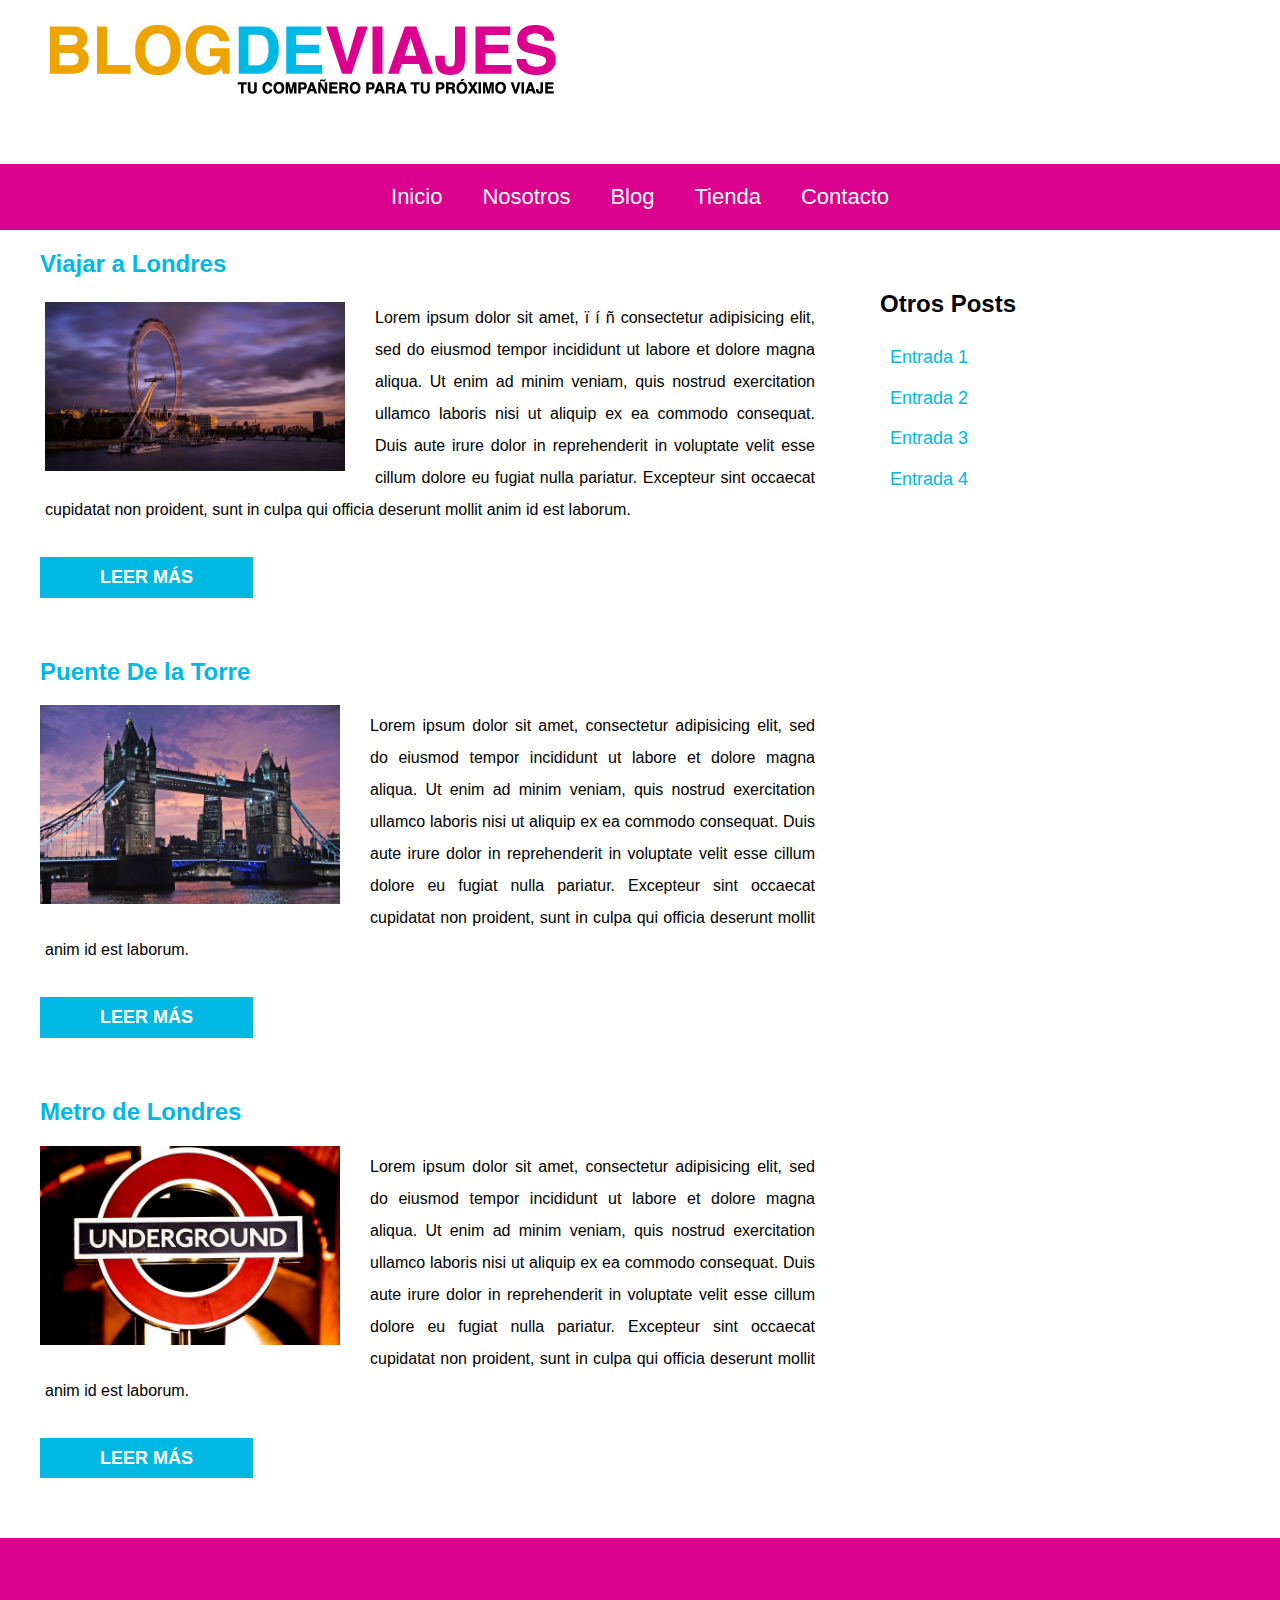
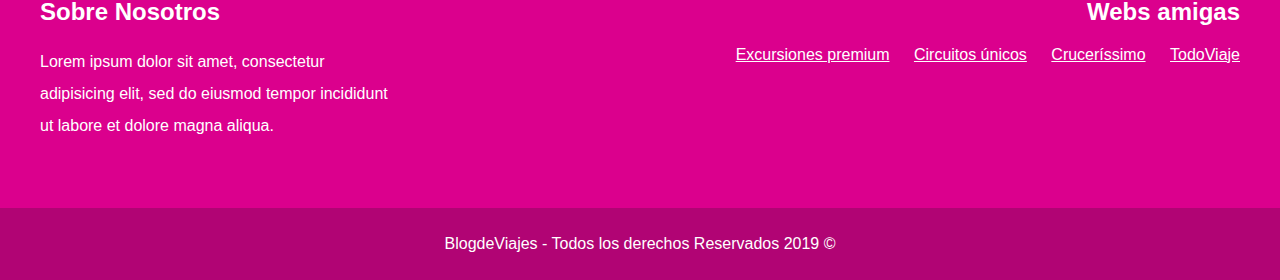
<file: blogviajes-end/index.html>
<!DOCTYPE html>
<html lang="es">

<head>
  <meta charset="UTF-8" />
  <!-- sirve para optimizar los sitios para móviles, esta etiqueta ayuda a definir el ancho, alto y escala del área usada por el navegador para mostrar contenido -->
  <meta name="viewport" content="width=device-width, initial-scale=1.0" />
  <meta name="author" content="Emilio Valdivia" />
  <meta name="description" content="Blog de viajes por todo el mundo, las mejores ciudades para viajar" />
  <meta name="keywords" content="viajar,viajes,travel,londres,mallorca" />
  <title>Blog de Viajes</title>
  <link rel="stylesheet" href="css/styles.css">

</head>

<body>

  <!-- Cabecera -->
  <header class="site-header main-container">
    <img src="img/logo.png" alt="logotipo" />
  </header>

  <!-- Menu de navegación -->
  <div class="contenedor-nav">
    <nav class="navegacion-principal contenedor">
      <a href="#">Inicio</a>
      <a href="#">Nosotros</a>
      <a href="#">Blog</a>
      <a href="#">Tienda</a>
      <a href="#">Contacto</a>
    </nav>
  </div>

  <!-- Contenedor principal -->
  <main class="main-container">
    <!-- contenedor artículos-->
    <section class="articulos">
      <article class="entrada">
        <h2>Viajar a Londres</h2>
        <p><img src="img/imagen_1.jpg" alt="Imagen Viaje a Londres">Lorem ipsum dolor sit amet, ï í ñ consectetur
          adipisicing elit, sed do eiusmod tempor incididunt ut labore et dolore magna aliqua. Ut enim ad minim veniam,
          quis nostrud exercitation ullamco laboris nisi ut aliquip ex ea commodo consequat.
          Duis aute irure dolor in reprehenderit in voluptate velit esse cillum dolore eu fugiat nulla pariatur.
          Excepteur sint occaecat cupidatat non proident, sunt in culpa qui officia deserunt mollit anim id est laborum.
        </p>
        <a href="#" class="boton">Leer Más</a>
      </article>
      <article class="entrada">
        <h2>Puente De la Torre</h2>
        <img src="img/imagen_2.jpg" alt="Imagen Puente De la torre">
        <p>Lorem ipsum dolor sit amet, consectetur adipisicing elit, sed do eiusmod tempor incididunt ut labore et
          dolore magna aliqua. Ut enim ad minim veniam, quis nostrud exercitation ullamco laboris nisi ut aliquip ex ea
          commodo consequat.
          Duis aute irure dolor in reprehenderit in voluptate velit esse cillum dolore eu fugiat nulla pariatur.
          Excepteur sint occaecat cupidatat non proident, sunt in culpa qui officia deserunt mollit anim id est laborum.
        </p>
        <a href="#" class="boton">Leer Más</a>
      </article>
      <article class="entrada">
        <h2>Metro de Londres</h2>
        <img src="img/imagen_3.jpg" alt="Imagen Metro de Londres">
        <p>Lorem ipsum dolor sit amet, consectetur adipisicing elit, sed do eiusmod tempor incididunt ut labore et
          dolore magna aliqua. Ut enim ad minim veniam, quis nostrud exercitation ullamco laboris nisi ut aliquip ex ea
          commodo consequat.
          Duis aute irure dolor in reprehenderit in voluptate velit esse cillum dolore eu fugiat nulla pariatur.
          Excepteur sint occaecat cupidatat non proident, sunt in culpa qui officia deserunt mollit anim id est laborum.
        </p>
        <a href="#" class="boton">Leer Más</a>
      </article>
    </section>

    <!-- Barra lateral -->
    <aside class="sidebar">
      <section class="otras-entradas">
        <h2>Otros Posts</h2>
        <ul>
          <li><a href="#">Entrada 1</a></li>
          <li><a href="#">Entrada 2</a></li>
          <li><a href="#">Entrada 3</a></li>
          <li><a href="#">Entrada 4</a></li>
        </ul>
      </section>
    </aside>
  </main>
  <!--.contenedor-->

  <!-- Datos de pie de página -->
  <footer>
    <div class="secciones-footer main-container">
      <section class="nosotros">
        <h2>Sobre Nosotros</h2>
        <p>Lorem ipsum dolor sit amet, consectetur adipisicing elit, sed do eiusmod tempor incididunt ut labore et
          dolore magna aliqua. </p>
      </section>
      <section class="menu">
        <h2>Webs amigas</h2>
        <nav class="web-amigas">
          <a href="#">Excursiones premium</a>
          <a href="#">Circuitos únicos</a>
          <a href="#">Cruceríssimo</a>
          <a href="#">TodoViaje</a>
        </nav>
      </section>
    </div>

    <p class="copyright">BlogdeViajes - Todos los derechos Reservados 2019 &copy;</p>
  </footer>
</body>

</html>
</file>
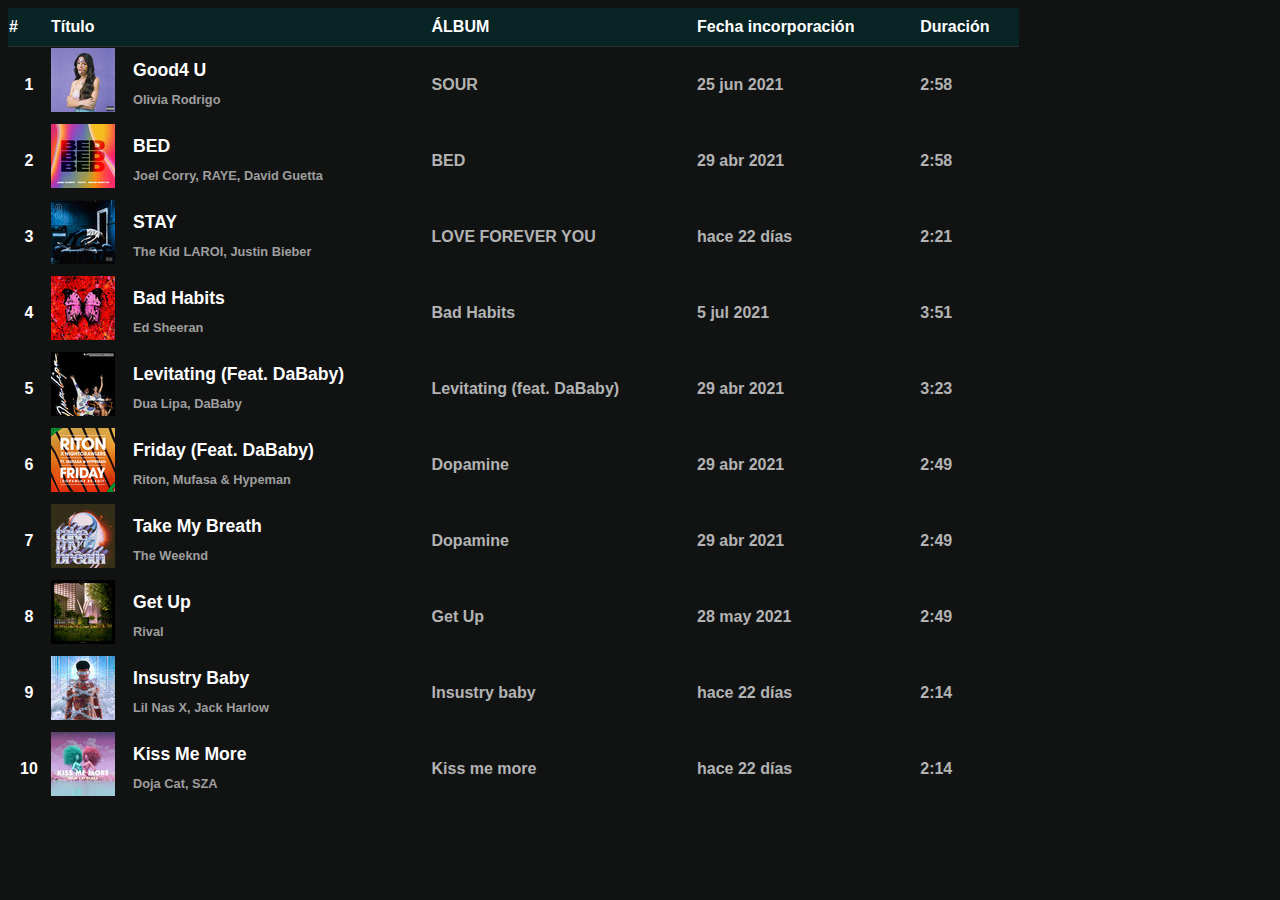
<file: Ex1-Spotify/index.html>
<!DOCTYPE html>
<html lang="en">

<head>
    <meta charset="UTF-8">
    <meta http-equiv="X-UA-Compatible" content="IE=edge">
    <meta name="viewport" content="width=device-width, initial-scale=1.0">
    <title>Document</title>
    <link rel="stylesheet" href="./css/styles.css">
</head>

<body>

    <table>
        <thead>
            <tr>
                <th class="th-col-1">#</th>
                <th colspan="2">Título</th>
                <th>ÁLBUM</th>
                <th>Fecha incorporación</th>
                <th>Duración</th>
            </tr>
        </thead>
        <tbody>
            <tr>
                <td class="number">1</td>
                <td class="cover-album"><img src="img/album1.jpg" alt=""></td>
                <td class="album">good4 u <span>Olivia Rodrigo</span></td>
                <td>SOUR</td>
                <td>25 jun 2021</td>
                <td>2:58</td>
            </tr>
            <tr>
                <td class="number">2</td>
                <td class="cover-album"><img src="img/album2.jpg" alt=""></td>
                <td class="album">BED <span>Joel Corry, RAYE, David Guetta</span></td>
                <td>BED</td>
                <td>29 abr 2021</td>
                <td>2:58</td>
            </tr>
            <tr>
                <td class="number">3</td>
                <td class="cover-album"><img src="img/album3.jpg" alt=""></td>
                <td class="album">STAY<span>The Kid LAROI, Justin Bieber</span></td>
                <td>LOVE FOREVER YOU</td>
                <td>hace 22 días</td>
                <td>2:21</td>
            </tr>
            <tr>
                <td class="number">4</td>
                <td class="cover-album"><img src="img/album4.jpg" alt=""></td>
                <td class="album">Bad Habits<span>Ed Sheeran</span></td>
                <td>Bad Habits</td>
                <td>5 jul 2021</td>
                <td>3:51</td>
            </tr>
            <tr>
                <td class="number">5</td>
                <td class="cover-album"><img src="img/album5.jpg" alt=""></td>
                <td class="album">Levitating (feat. DaBaby)<span>Dua Lipa, DaBaby</span></td>
                <td>Levitating (feat. DaBaby)</td>
                <td>29 abr 2021</td>
                <td>3:23</td>
            </tr>

            <tr>
                <td class="number">6</td>
                <td class="cover-album"><img src="img/album6.jpg" alt=""></td>
                <td class="album">Friday (feat. DaBaby)<span>Riton, Mufasa & Hypeman</span></td>
                <td>Dopamine</td>
                <td>29 abr 2021</td>
                <td>2:49</td>
            </tr>
            <tr>
                <td class="number">7</td>
                <td class="cover-album"><img src="img/album7.jpg" alt=""></td>
                <td class="album">Take my breath<span>The Weeknd</span></td>
                <td>Dopamine</td>
                <td>29 abr 2021</td>
                <td>2:49</td>
            </tr>
            <tr>
                <td class="number">8</td>
                <td class="cover-album"><img src="img/album8.jpg" alt=""></td>
                <td class="album">Get Up<span>Rival</span></td>
                <td>Get Up</td>
                <td>28 may 2021</td>
                <td>2:49</td>
            </tr>
            <tr>
                <td class="number">9</td>
                <td class="cover-album"><img src="img/album9.jpg" alt=""></td>
                <td class="album">Insustry baby<span>Lil Nas X, Jack Harlow</span></td>
                <td>Insustry baby</td>
                <td>hace 22 días</td>
                <td>2:14</td>
            </tr>
            <tr>
                <td class="number">10</td>
                <td class="cover-album"><img src="img/album10.jpg" alt=""></td>
                <td class="album">Kiss me more<span>Doja Cat, SZA</span></td>
                <td>Kiss me more</td>
                <td>hace 22 días</td>
                <td>2:14</td>
            </tr>
        </tbody>
    </table>


</body>

</html>
</file>
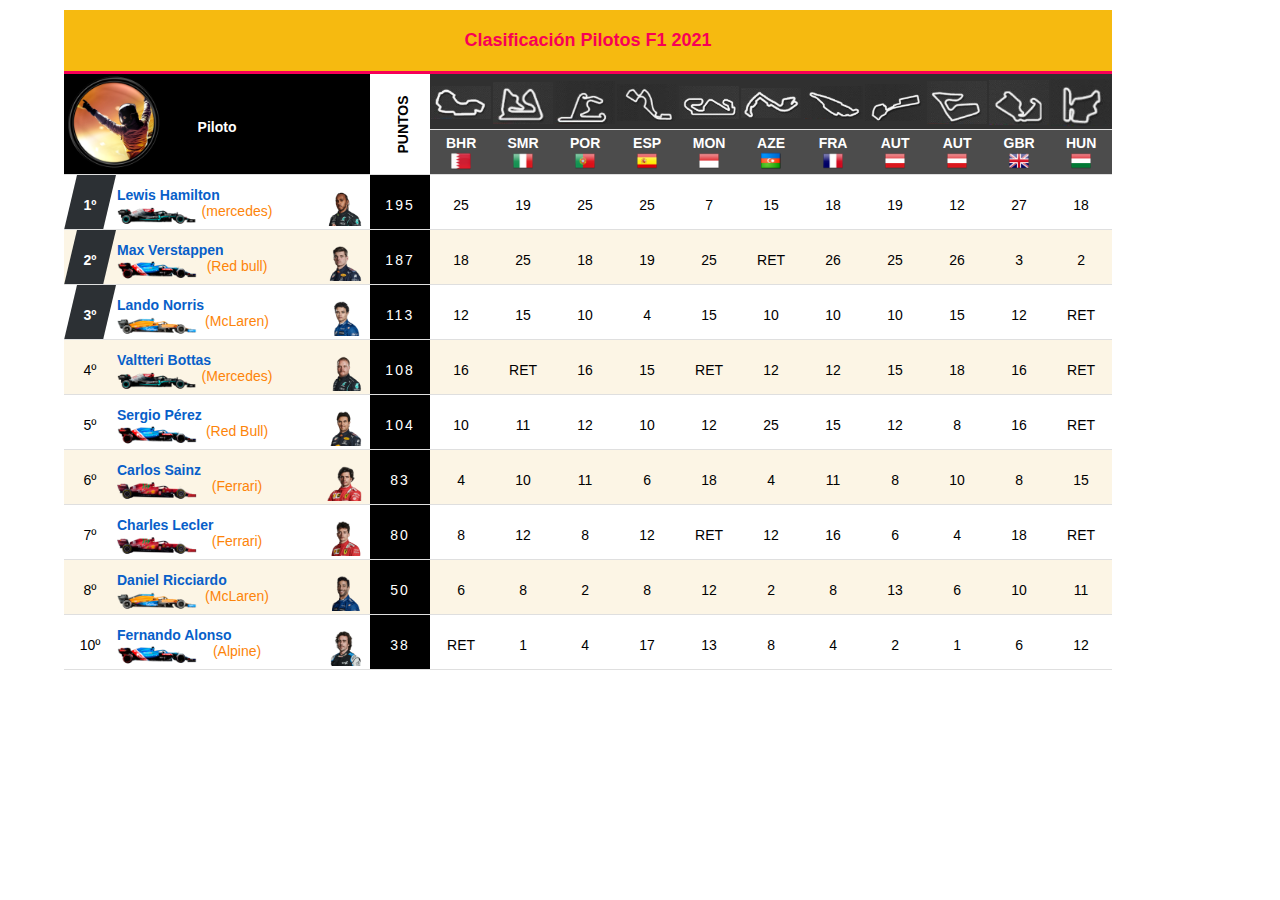
<file: Ex3-carreres F1/index.html>
<!DOCTYPE html>
<html lang="en">

<head>
    <meta charset="UTF-8">
    <meta http-equiv="X-UA-Compatible" content="IE=edge">
    <meta name="viewport" content="width=device-width, initial-scale=1.0">
    <title>Clasificación Pilotos F1 2021</title>
    <link rel="stylesheet" href="./css/style.css">

</head>

<body>
    <div class="container">
        <table>
            <caption>Clasificación Pilotos F1 2021</caption>
            <thead>
                <tr>
                    <th id="title-pilot" colspan="3" rowspan="2">Piloto</th>
                    <th class="points-title" rowspan="2">PUNTOS</th>
                    <th class="circuit"><img src="img/circuits/c_1.png" /></th>
                    <th class="circuit"><img src="img/circuits/c_2.png" /></th>
                    <th class="circuit"><img src="img/circuits/c_3.png" /></th>
                    <th class="circuit"><img src="img/circuits/c_4.png" /></th>
                    <th class="circuit"><img src="img/circuits/c_5.png" /></th>
                    <th class="circuit"><img src="img/circuits/c_6.png" /></th>
                    <th class="circuit"><img src="img/circuits/c_7.png" /></th>
                    <th class="circuit"><img src="img/circuits/c_8.png" /></th>
                    <th class="circuit"><img src="img/circuits/c_9.png" /></th>
                    <th class="circuit"><img src="img/circuits/c_10.png" /></th>
                    <th class="circuit"><img src="img/circuits/c_11.png" /></th>

                </tr>
                <tr class="header-table">

                    <th class="country">
                        <span>BHR</span><br/>
                        <img src="img/flats/bahrain_flag_48.png">
                    </th>
                    <th class="country">
                        <span>SMR</span><br/>
                        <img src="img/flats/italy.png">
                    </th>
                    <th class="country">
                        <span>POR</span><br/>
                        <img src="img/flats/portugal.png">
                    </th>
                    <th class="country">
                        <span>ESP</span><br/>
                        <img src="img/flats/spain.png">
                    </th>
                    <th class="country">
                        <span>MON</span><br/>
                        <img src="img/flats/monaco.png">
                    </th>
                    <th class="country">
                        <span>AZE</span><br/>
                        <img src="img/flats/flag_azerbaijan_0.png">
                    </th>
                    <th class="country">
                        <span>FRA</span><br/>
                        <img src="img/flats/france.png">
                    </th>
                    <th class="country">
                        <span>AUT</span><br/>
                        <img src="img/flats/austria.png">
                    </th>
                    <th class="country">
                        <span>AUT</span><br/>
                        <img src="img/flats/austria.png">
                    </th>
                    <th class="country">
                        <span>GBR</span><br/>
                        <img src="img/flats/united_kingdomgreat_britain.png">
                    </th>
                    <th class="country">
                        <span>HUN</span><br/>
                        <img src="img/flats/hungary.png">
                    </th>
                </tr>
            </thead>
            <tbody id="containerFilas">

                <tr>
                    <td class="position-win">1º</td>
                    <td>
                        <div class="pilot-name">Lewis Hamilton</div>
                        <div class="pilot-escuderia esc-mercedes">(mercedes)</div>
                    </td>
                    <td class="pilot-td">
                        <img src="img/pilots/lewis-hamilton.png" alt="" class="pilot-img">
                    </td>
                    <td class="points-pilot">195</td>
                    <td>25</td>
                    <td>19</td>
                    <td>25</td>
                    <td>25</td>
                    <td>7</td>
                    <td>15</td>
                    <td>18</td>
                    <td>19</td>
                    <td>12</td>
                    <td>27</td>
                    <td>18</td>
                </tr>

                <tr>
                    <td class="position-win">2º</td>
                    <td class="name">
                        <div class="pilot-name">Max Verstappen</div>
                        <div class="pilot-escuderia esc-redbull">(Red bull)</div>
                    </td>
                    <td class="pilot-td">
                        <img src="img/pilots/max-verstappen.png" alt="" class="pilot-img">
                    </td>
                    <td class="points-pilot">187</td>
                    <td>18</td>
                    <td>25</td>
                    <td>18</td>
                    <td>19</td>
                    <td>25</td>
                    <td>RET</td>
                    <td>26</td>
                    <td>25</td>
                    <td>26</td>
                    <td>3</td>
                    <td>2</td>
                </tr>
                <tr>
                    <td class="position-win">3º</td>
                    <td class="name">
                        <div class="pilot-name">Lando Norris</div>
                        <div class="pilot-escuderia esc-mclaren">(McLaren)</div>
                    <td class="pilot-td">
                        <img src="img/pilots/lando-norris.png" alt="" class="pilot-img">
                    </td>
                    <td class="points-pilot">113</td>
                    <td>12</td>
                    <td>15</td>
                    <td>10</td>
                    <td>4</td>
                    <td>15</td>
                    <td>10</td>
                    <td>10</td>
                    <td>10</td>
                    <td>15</td>
                    <td>12</td>
                    <td>RET</td>
                </tr>
                <tr>
                    <td class="position">4º</td>
                    <td class="name">
                        <div class="pilot-name">Valtteri Bottas</div>
                        <div class="pilot-escuderia esc-mercedes">(Mercedes)</div>
                    <td class="pilot-td">
                        <img src="img/pilots/valtteri-bottas.png" alt="" class="pilot-img">
                    </td>
                    <td class="points-pilot">108</td>
                    <td>16</td>
                    <td>RET</td>
                    <td>16</td>
                    <td>15</td>
                    <td>RET</td>
                    <td>12</td>
                    <td>12</td>
                    <td>15</td>
                    <td>18</td>
                    <td>16</td>
                    <td>RET</td>
                </tr>

                <tr>
                    <td class="position">5º</td>
                    <td class="name">
                        <div class="pilot-name">Sergio Pérez</div>
                        <div class="pilot-escuderia esc-redbull">(Red Bull)</div>
                    <td class="pilot-td">
                        <img src="img/pilots/sergio-perez.png" alt="" class="pilot-img">
                    </td>
                    <td class="points-pilot">104</td>
                    <td>10</td>
                    <td>11</td>
                    <td>12</td>
                    <td>10</td>
                    <td>12</td>
                    <td>25</td>
                    <td>15</td>
                    <td>12</td>
                    <td>8</td>
                    <td>16</td>
                    <td>RET</td>
                </tr>

                <tr>
                    <td class="position">6º</td>
                    <td class="name">
                        <div class="pilot-name">Carlos Sainz</div>
                        <div class="pilot-escuderia esc-ferrari">(Ferrari)</div>
                    <td class="pilot-td">
                        <img src="img/pilots/carlos-sainz.png" alt="" class="pilot-img">
                    </td>
                    <td class="points-pilot">83</td>
                    <td>4</td>
                    <td>10</td>
                    <td>11</td>
                    <td>6</td>
                    <td>18</td>
                    <td>4</td>
                    <td>11</td>
                    <td>8</td>
                    <td>10</td>
                    <td>8</td>
                    <td>15</td>
                </tr>
                <tr>
                    <td class="position">7º</td>
                    <td class="name">
                        <div class="pilot-name">Charles Lecler</div>
                        <div class="pilot-escuderia esc-ferrari">(Ferrari)</div>
                    <td class="pilot-td">
                        <img src="img/pilots/charles-leclerc.png" alt="" class="pilot-img">
                    </td>
                    <td class="points-pilot">80</td>
                    <td>8</td>
                    <td>12</td>
                    <td>8</td>
                    <td>12</td>
                    <td>RET</td>
                    <td>12</td>
                    <td>16</td>
                    <td>6</td>
                    <td>4</td>
                    <td>18</td>
                    <td>RET</td>
                </tr>
                <tr>
                    <td class="position">8º</td>
                    <td class="name">
                        <div class="pilot-name">Daniel Ricciardo</div>
                        <div class="pilot-escuderia esc-mclaren">(McLaren)</div>
                    <td class="pilot-td">
                        <img src="img/pilots/daniel-ricciardo.png" alt="" class="pilot-img">
                    </td>
                    <td class="points-pilot">50</td>
                    <td>6</td>
                    <td>8</td>
                    <td>2</td>
                    <td>8</td>
                    <td>12</td>
                    <td>2</td>
                    <td>8</td>
                    <td>13</td>
                    <td>6</td>
                    <td>10</td>
                    <td>11</td>
                </tr>
                <tr>
                    <td class="position">10º</td>
                    <td class="name">
                        <div class="pilot-name">Fernando Alonso</div>
                        <div class="pilot-escuderia esc-alpine">(Alpine)</div>
                    <td class="pilot-td">
                        <img src="img/pilots/fernando-alonso.png" alt="" class="pilot-img">
                    </td>
                    <td class="points-pilot">38</td>
                    <td>RET</td>
                    <td>1</td>
                    <td>4</td>
                    <td>17</td>
                    <td>13</td>
                    <td>8</td>
                    <td>4</td>
                    <td>2</td>
                    <td>1</td>
                    <td>6</td>
                    <td>12</td>
                </tr>
            </tbody>
        </table>
    </div>


</body>

</html>
</file>
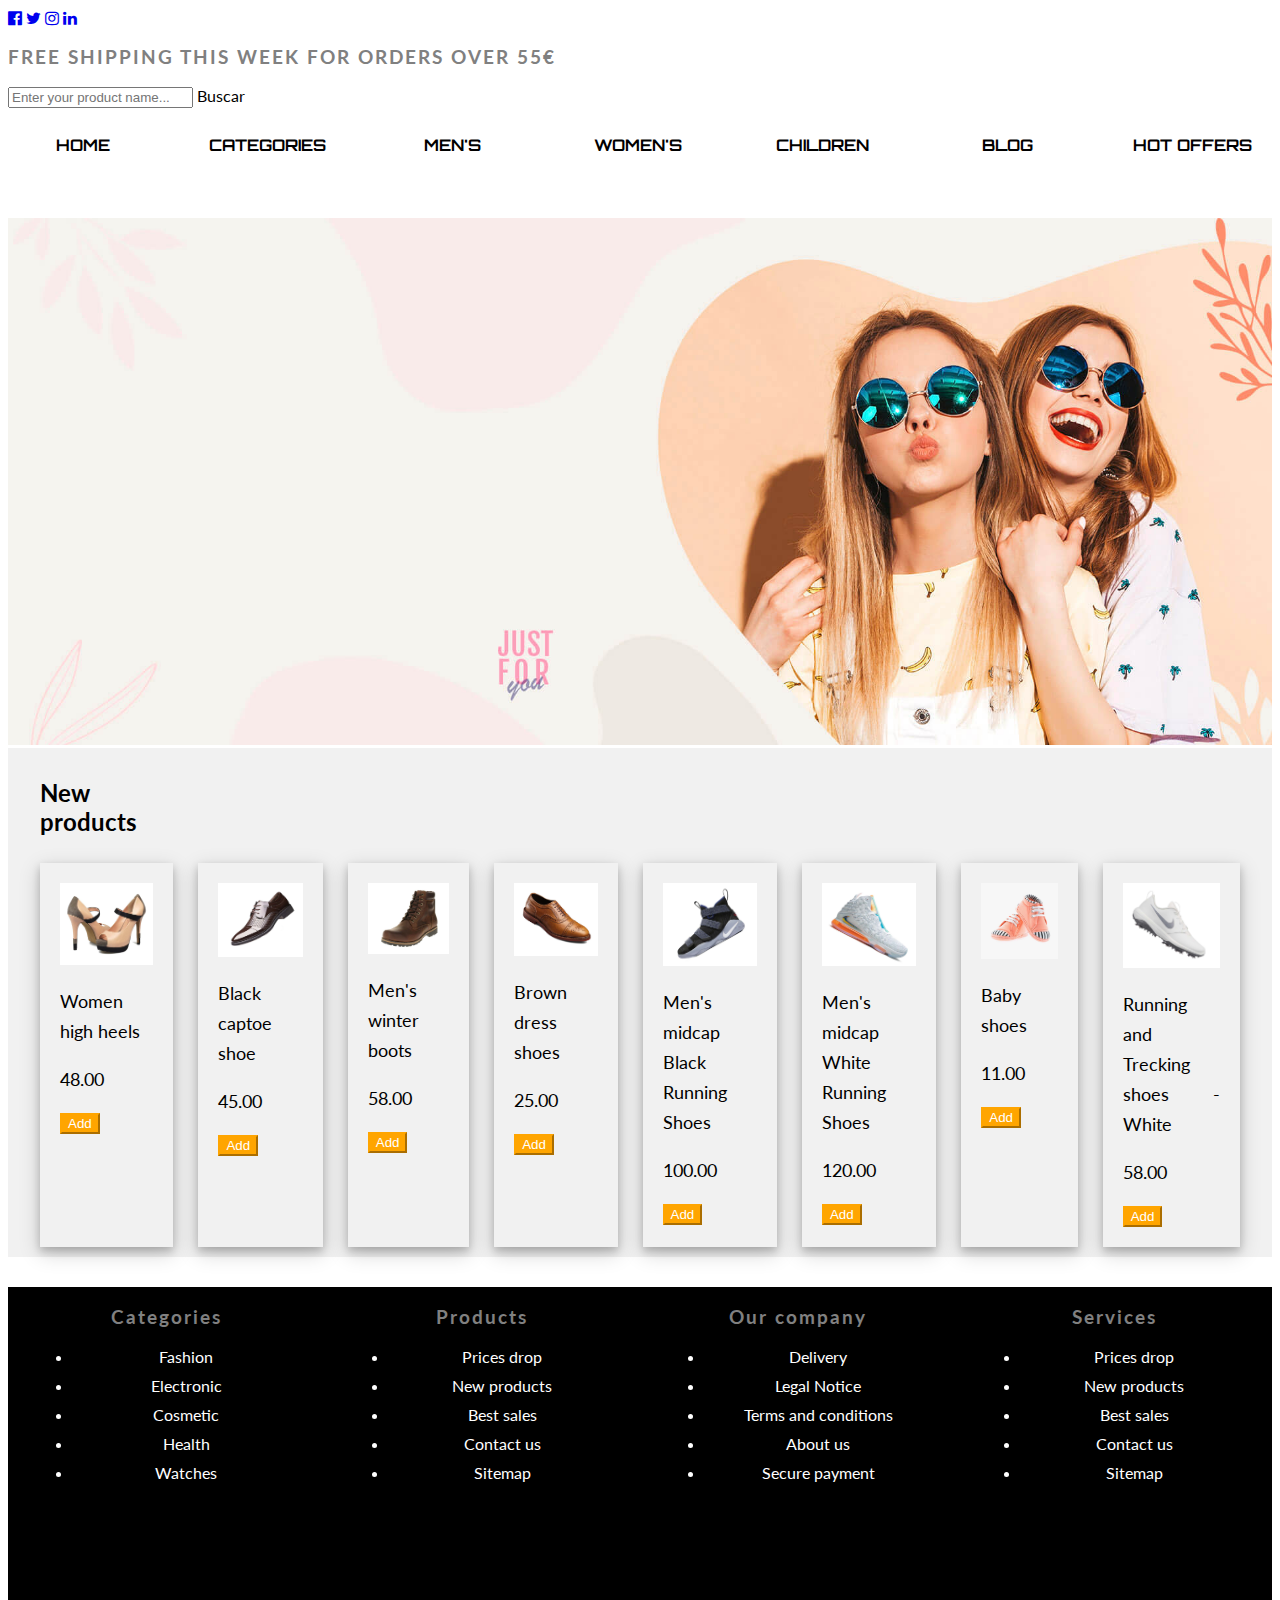
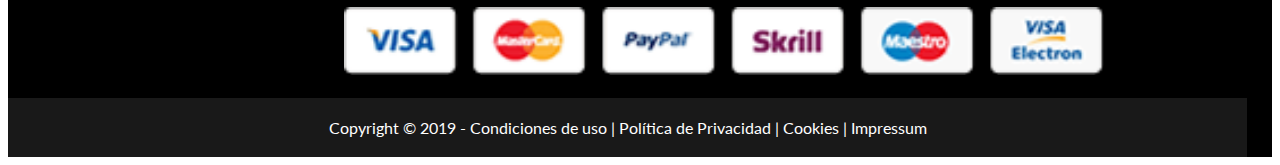
<file: EXAMEN/index.html>
<!DOCTYPE html>
<html lang="es" dir="ltr">
    <head>
        <meta charset="utf-8">
        <title>FEET</title>
        <link rel="stylesheet" href="https://cdnjs.cloudflare.com/ajax/libs/font-awesome/4.7.0/css/font-awesome.min.css"/>
        <link rel="stylesheet" href="css/styles.css">
    </head>

    <body>

        <header>
        <div>
            <a href="#" class="social-media-button"><i class="fa fa-facebook-official"></i></a>
            <a href="#" class="social-media-button"><i class="fa fa-twitter"></i></a>
            <a href="#" class="social-media-button"><i class="fa fa-instagram"></i></a>
            <a href="#" class="social-media-button"><i class="fa fa-linkedin"></i></a>
        </div>

        <p><h3> FREE SHIPPING THIS WEEK FOR ORDERS OVER 55€</h3></p>

        </header>
    
        <div>
            <form class="" action="index.html" method="post">
            <input type="text" placeholder="Enter your product name..." name="" value="" />
            <button2 type="button" name="button">Buscar</button>
            </form>
        </div>

        <nav>
            <div><a href="">HOME</a></div>
            <div><a href="">CATEGORIES</a></div>
            <div><a href="">MEN'S</a></div>
            <div><a href="">WOMEN'S</a></div>
            <div><a href="">CHILDREN</a></div>
            <div><a href="">BLOG</a></div>
            <div><a href="">HOT OFFERS</a></div>
        </nav>

        <article class="slogan">
            <img src="ecommerce-start DAW/images/banners/banner-1.jpg" class="slogan" alt=""/>
        </article>

        <main>
             
            <h2>New products</h2>


                <article class="product">
                    <img src="ecommerce-start DAW/images/products/party-wear-1.jpg" class="img-hacker" alt=""/>
                    <p class="desc">Women high heels</p>
                    <p class="desc">48.00</p>
                    <button type="button" name="button">Add</button>
                </article>

                <article class="product">
                    <img src="ecommerce-start DAW/images/products/shoe-1.jpg" class="img-hacker" alt=""/>
                    <p class="desc">Black captoe shoe</p>
                    <p class="desc">45.00</p>
                    <button type="button" name="button">Add</button>
                </article>

                <article class="product">
                    <img src="ecommerce-start DAW/images/products/shoe-5.jpg" class="img-hacker" alt=""/>
                    <p class="desc">Men's winter boots</p>
                    <p class="desc">58.00</p>
                    <button type="button" name="button">Add</button>
                </article>

                <article class="product">
                    <img src="ecommerce-start DAW/images/products/shoe-2.jpg" class="img-hacker" alt=""/>
                    <p class="desc">Brown dress shoes</p>
                    <p class="desc">25.00</p>
                    <button type="button" name="button">Add</button>
                </article>

                <article class="product">
                    <img src="ecommerce-start DAW/images/products/sports-3.jpg" class="img-hacker" alt=""/>
                    <p class="desc">Men's midcap Black Running Shoes</p>
                    <p class="desc">100.00</p>
                    <button type="button" name="button">Add</button>
                </article>            
                
                <article class="product">
                    <img src="ecommerce-start DAW/images/products/sports-6.jpg" class="img-hacker" alt=""/>
                    <p class="desc">Men's midcap White Running Shoes</p>
                    <p class="desc">120.00</p>
                    <button type="button" name="button">Add</button>
                </article>            
                
                <article class="product">
                    <img src="ecommerce-start DAW/images/products/1.jpg" class="img-hacker" alt=""/>
                    <p class="desc">Baby shoes</p>
                    <p class="desc">11.00</p>
                    <button type="button" name="button">Add</button>
                </article>            
                
                <article class="product">
                    <img src="ecommerce-start DAW/images/products/sports-1.jpg" class="img-hacker" alt=""/>
                    <p class="desc">Running and Trecking shoes - White</p>
                    <p class="desc">58.00</p>
                    <button type="button" name="button">Add</button>
                </article>
        </main>

        <footer>

            <section>
                <h3>Categories</h3>
                <ul>
                    <li><a href="">Fashion</a></li>
                    <li><a href="">Electronic</a></li>
                    <li><a href="">Cosmetic</a></li>
                    <li><a href="">Health</a></li>
                    <li><a href="">Watches</a></li>
                </ul>
            </section>

            <section>
                <h3>Products</h3>
                <ul>
                    <li><a href="">Prices drop</a></li>
                    <li><a href="">New products</a></li>
                    <li><a href="">Best sales</a></li>
                    <li><a href="">Contact us</a></li>
                    <li><a href="">Sitemap</a></li>
                </ul>
            </section>

            <section>
                <h3>Our company</h3>
                <ul>
                    <li><a href="">Delivery</a></li>
                    <li><a href="">Legal Notice</a></li>
                    <li><a href="">Terms and conditions</a></li>
                    <li><a href="">About us</a></li>
                    <li><a href="">Secure payment</a></li>
                </ul>
            </section>

            <section>
                <h3>Services</h3>
                <ul>
                    <li><a href="">Prices drop</a></li>
                    <li><a href="">New products</a></li>
                    <li><a href="">Best sales</a></li>
                    <li><a href="">Contact us</a></li>
                    <li><a href="">Sitemap</a></li>
                </ul>
            </section>

            <div id="payment"> <img src="ecommerce-start DAW/images/payment.png"></div>
            <div id="copyright"> Copyright © 2019 - Condiciones de uso | Política de Privacidad | Cookies | Impressum </div>

        </footer>
    </body>


</html>
</file>
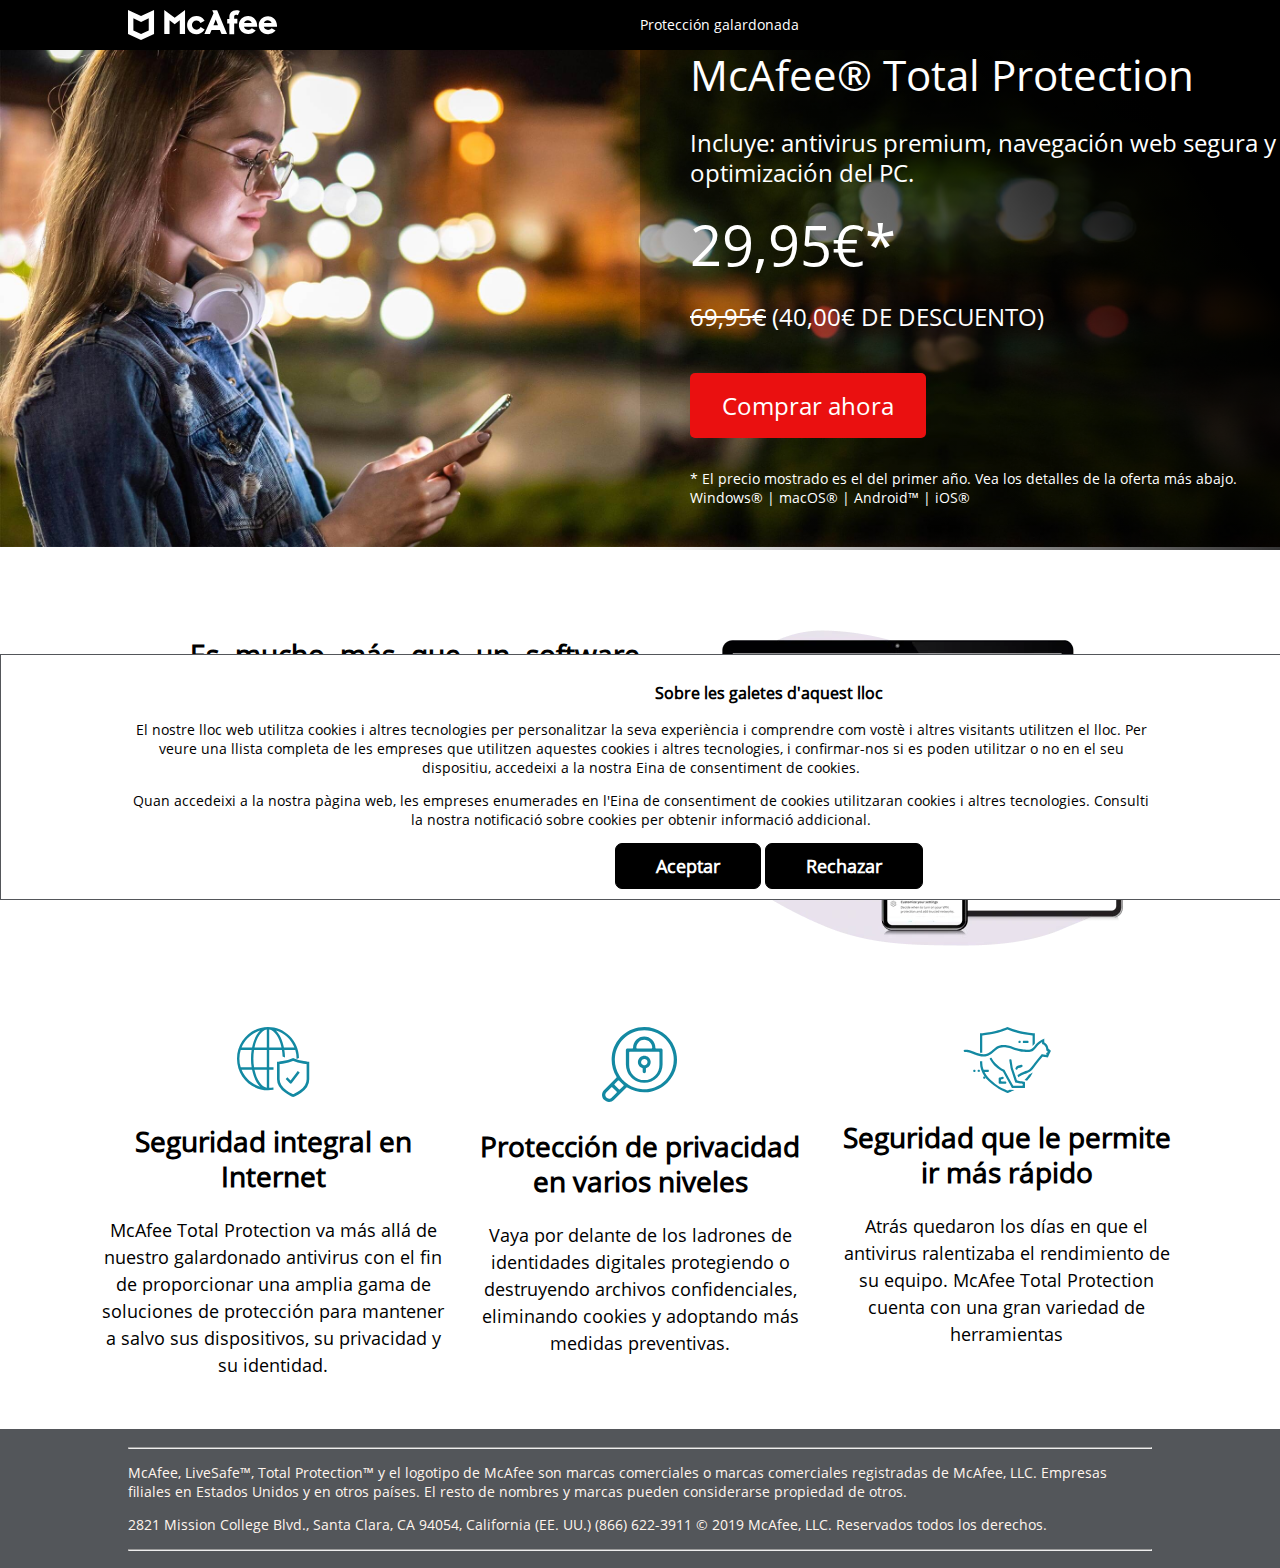
<file: McAfee_end/index.html>
<!DOCTYPE html>
<html lang="en">
  <head>
    <meta charset="UTF-8" />
    <meta name="viewport" content="width=device-width, initial-scale=1.0" />
    <title>Document</title>
    <link rel="stylesheet" href="css/style.css" />
  </head>

  <body>
    <header>
      <nav>
        <div style="padding-top: 10px">
          <a href=""><img src="img/logo-white.svg" height="30" alt="" /></a>
        </div>
        <div>Protección galardonada</div>
      </nav>
    </header>

    <section id="banner">
      <div>
        <h1>McAfee® Total Protection</h1>
        <p class="cover">
          Incluye: antivirus premium, navegación web segura y optimización del
          PC.
        </p>
        <p class="price">29,95€*</p>
        <p class="discount"><span>69,95€</span> (40,00€ DE DESCUENTO)</p>
        <a href="#" class="btn-comprar">Comprar ahora</a>
        <p class="comment">
          * El precio mostrado es el del primer año. Vea los detalles de la
          oferta más abajo.<br />
          Windows® | macOS® | Android™ | iOS®
        </p>
      </div>
    </section>

    <main>
      <article id="main-article">
        <div class="slogan-1">
          <h2>Es mucho más que un software antivirus, es tranquilidad</h2>
          <p>
            Defiéndase y proteja a toda su familia frente a los ataques de
            virus, malware, spyware y ransomware más recientes controlando todos
            los aspectos de su privacidad y su identidad.
          </p>
        </div>
        <div><img src="img/devices.webp" alt="" /></div>
      </article>

      <div id="list-cards">
        <article>
          <img src="./img/info-1.svg" alt="" />
          <h2>Seguridad integral en Internet</h2>
          <p>
            McAfee Total Protection va más allá de nuestro galardonado antivirus
            con el fin de proporcionar una amplia gama de soluciones de
            protección para mantener a salvo sus dispositivos, su privacidad y
            su identidad.
          </p>
        </article>
        <article>
          <img src="./img/info-2.svg" alt="" />
          <h2>Protección de privacidad en varios niveles</h2>
          <p>
            Vaya por delante de los ladrones de identidades digitales
            protegiendo o destruyendo archivos confidenciales, eliminando
            cookies y adoptando más medidas preventivas.
          </p>
        </article>
        <article>
          <img src="./img/info-3.svg" alt="" />
          <h2>Seguridad que le permite ir más rápido</h2>
          <p>
            Atrás quedaron los días en que el antivirus ralentizaba el
            rendimiento de su equipo. McAfee Total Protection cuenta con una
            gran variedad de herramientas
          </p>
        </article>
      </div>
    </main>

    <footer>
      <hr />
      <p>
        McAfee, LiveSafe™, Total Protection™ y el logotipo de McAfee son marcas
        comerciales o marcas comerciales registradas de McAfee, LLC. Empresas
        filiales en Estados Unidos y en otros países. El resto de nombres y
        marcas pueden considerarse propiedad de otros.
      </p>
      <p>
        2821 Mission College Blvd., Santa Clara, CA 94054, California (EE. UU.)
        (866) 622-3911 © 2019 McAfee, LLC. Reservados todos los derechos.
      </p>
      <hr />
    </footer>

    <div id="cookie-info">
      <h3>Sobre les galetes d'aquest lloc</h3>
      <p>
        El nostre lloc web utilitza cookies i altres tecnologies per
        personalitzar la seva experiència i comprendre com vostè i altres
        visitants utilitzen el lloc. Per veure una llista completa de les
        empreses que utilitzen aquestes cookies i altres tecnologies, i
        confirmar-nos si es poden utilitzar o no en el seu dispositiu, accedeixi
        a la nostra Eina de consentiment de cookies.
      </p>
      <p>
        Quan accedeixi a la nostra pàgina web, les empreses enumerades en l'Eina
        de consentiment de cookies utilitzaran cookies i altres tecnologies.
        Consulti la nostra notificació sobre cookies per obtenir informació
        addicional.
      </p>

      <div>
        <button id="btn-aceptar-cookie" type="button">Aceptar</button>
        <button id="btn-rechazar-cookie" type="button">Rechazar</button>
      </div>
    </div>

    <script>
      document
        .getElementById("btn-aceptar-cookie")
        .addEventListener("click", function () {
          document.getElementById("cookie-info").style.display = "none";
        });

      document
        .getElementById("btn-rechazar-cookie")
        .addEventListener("click", function () {
          document.getElementById("cookie-info").style.display = "none";
        });
    </script>
  </body>
</html>
</file>
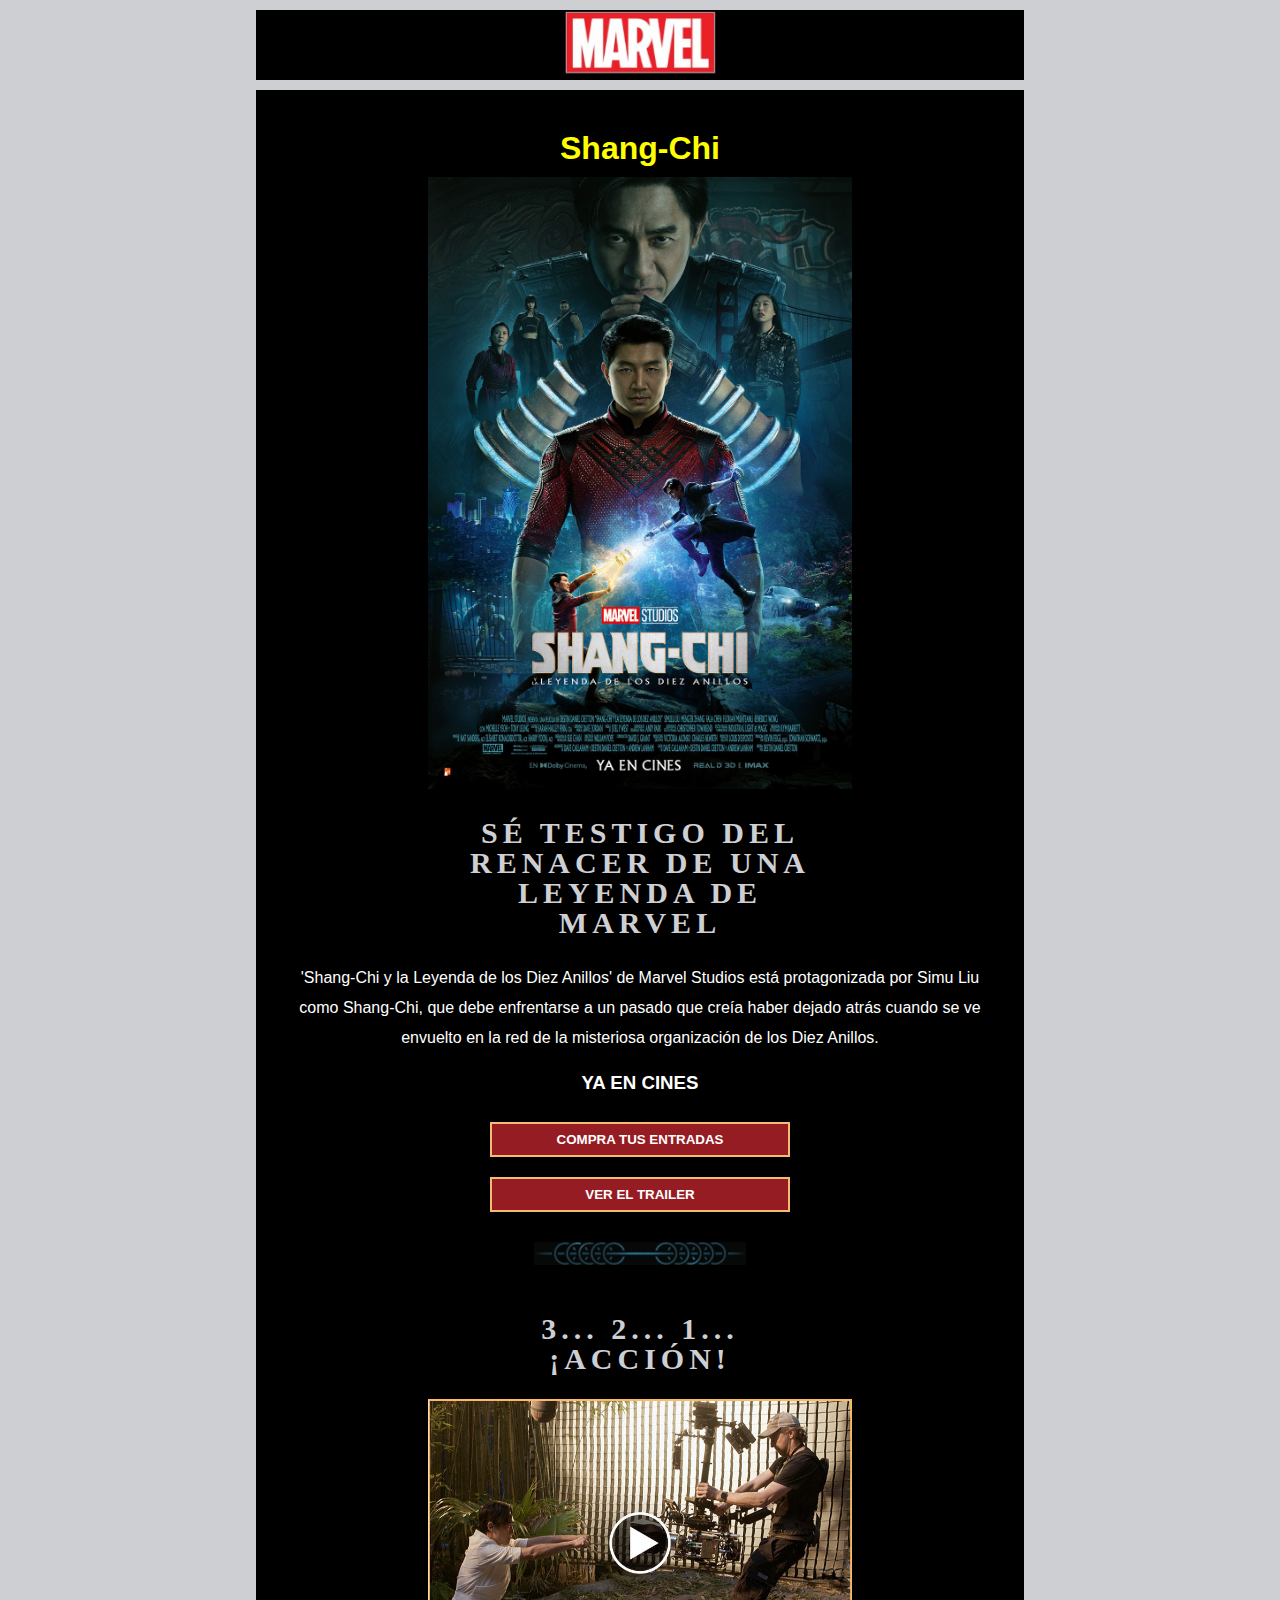
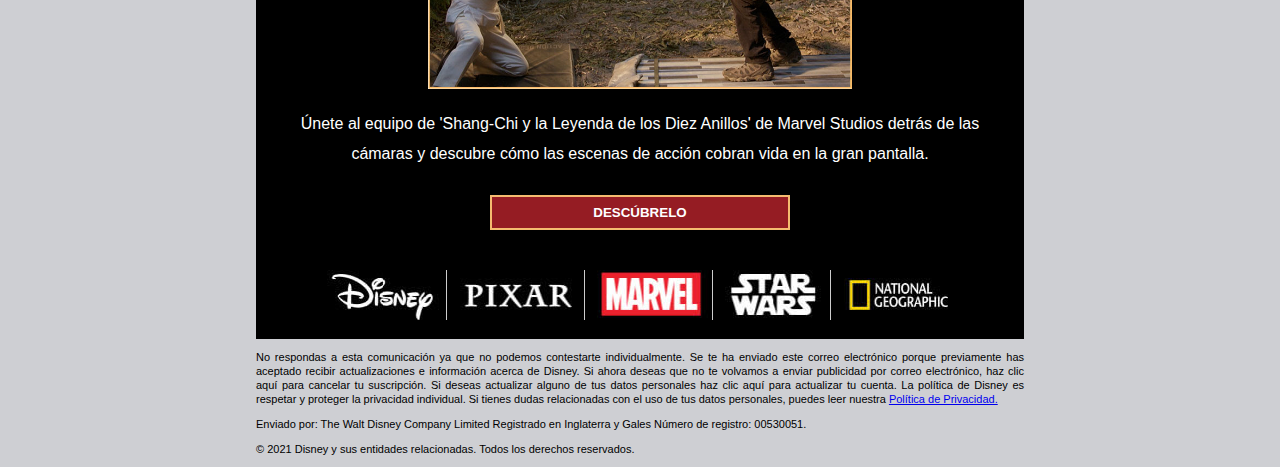
<file: Portada-publi-Marvel -Shang‑Chi/index.html>
<!DOCTYPE html>
<html lang="en">

<head>
    <meta charset="UTF-8">
    <meta http-equiv="X-UA-Compatible" content="IE=edge">
    <meta name="viewport" content="width=device-width, initial-scale=1.0">
    <title>Shang‑Chi Marvel</title>
    <link rel="stylesheet" href="css/styles.css">
</head>

<body>

    <div id="page">
        <header>
            <img src="img/logo-marvel.png" width="20%" alt="logo de marvel">
        </header>

        <main>
            <h1>Shang‑Chi</h1>
            <img src="img/portada.jpg" width="60%" alt="">

            <h2>SÉ TESTIGO DEL RENACER DE UNA LEYENDA DE MARVEL</h2>

            <p class="info">
                'Shang‑Chi y la Leyenda de los Diez Anillos' de Marvel Studios está protagonizada por Simu Liu como
                Shang‑Chi, que debe enfrentarse a un pasado que creía haber dejado atrás cuando se ve envuelto en la red
                de
                la misteriosa organización de los Diez Anillos.
            </p>

            <h3>YA EN CINES</h3>

            <button>Compra tus entradas</button>
            <br />
            <button>Ver el trailer</button>
            <br />
            <img src="img/separation.png" width="30%" class="separation" alt="">

            <h2>3... 2... 1... ¡acción!</h2>
            <a href="https://www.youtube.com/watch?v=UFN0eEFzsFY" target="_blank">
                <img src="img/film.jpg" width="60%" alt="">
            </a>

            <p class="info">
                Únete al equipo de 'Shang‑Chi y la Leyenda de los Diez Anillos' de Marvel Studios detrás de las cámaras
                y descubre cómo las escenas de acción cobran vida en la gran pantalla.
            </p>

            <button>Descúbrelo</button>

        </main>

        <section id="logos">
            <img src="img/disney-logo.jpg" alt="" />
            <img src="img/pixar-logo.jpg" alt="" />
            <img src="img/marvel-footer-logo.jpg" alt="" />
            <img src="img/starwars-logo.jpg" alt="" />
            <img src="img/nacional-geographic-logo.jpg" alt="" />
        </section>

        <footer>
            <p> No respondas a esta comunicación ya que no podemos contestarte individualmente. Se te ha enviado este
                correo
                electrónico porque previamente has aceptado recibir actualizaciones e información acerca de Disney. Si
                ahora
                deseas que no te volvamos a enviar publicidad por correo electrónico, haz clic aquí para cancelar tu
                suscripción. Si deseas actualizar alguno de tus datos personales haz clic aquí para actualizar tu
                cuenta. La
                política de Disney es respetar y proteger la privacidad individual. Si tienes dudas relacionadas con el
                uso
                de tus datos personales, puedes leer nuestra <a
                    href="https://privacy.thewaltdisneycompany.com/es-es/politica-de-privacidad/">Política de
                    Privacidad.</a></p>

            <p> Enviado por: The Walt Disney Company Limited Registrado en Inglaterra y Gales Número de registro:
                00530051.</p>

            <p> © 2021 Disney y sus entidades relacionadas. Todos los derechos reservados. </p>
        </footer>

    </div>




</body>

</html>
</file>
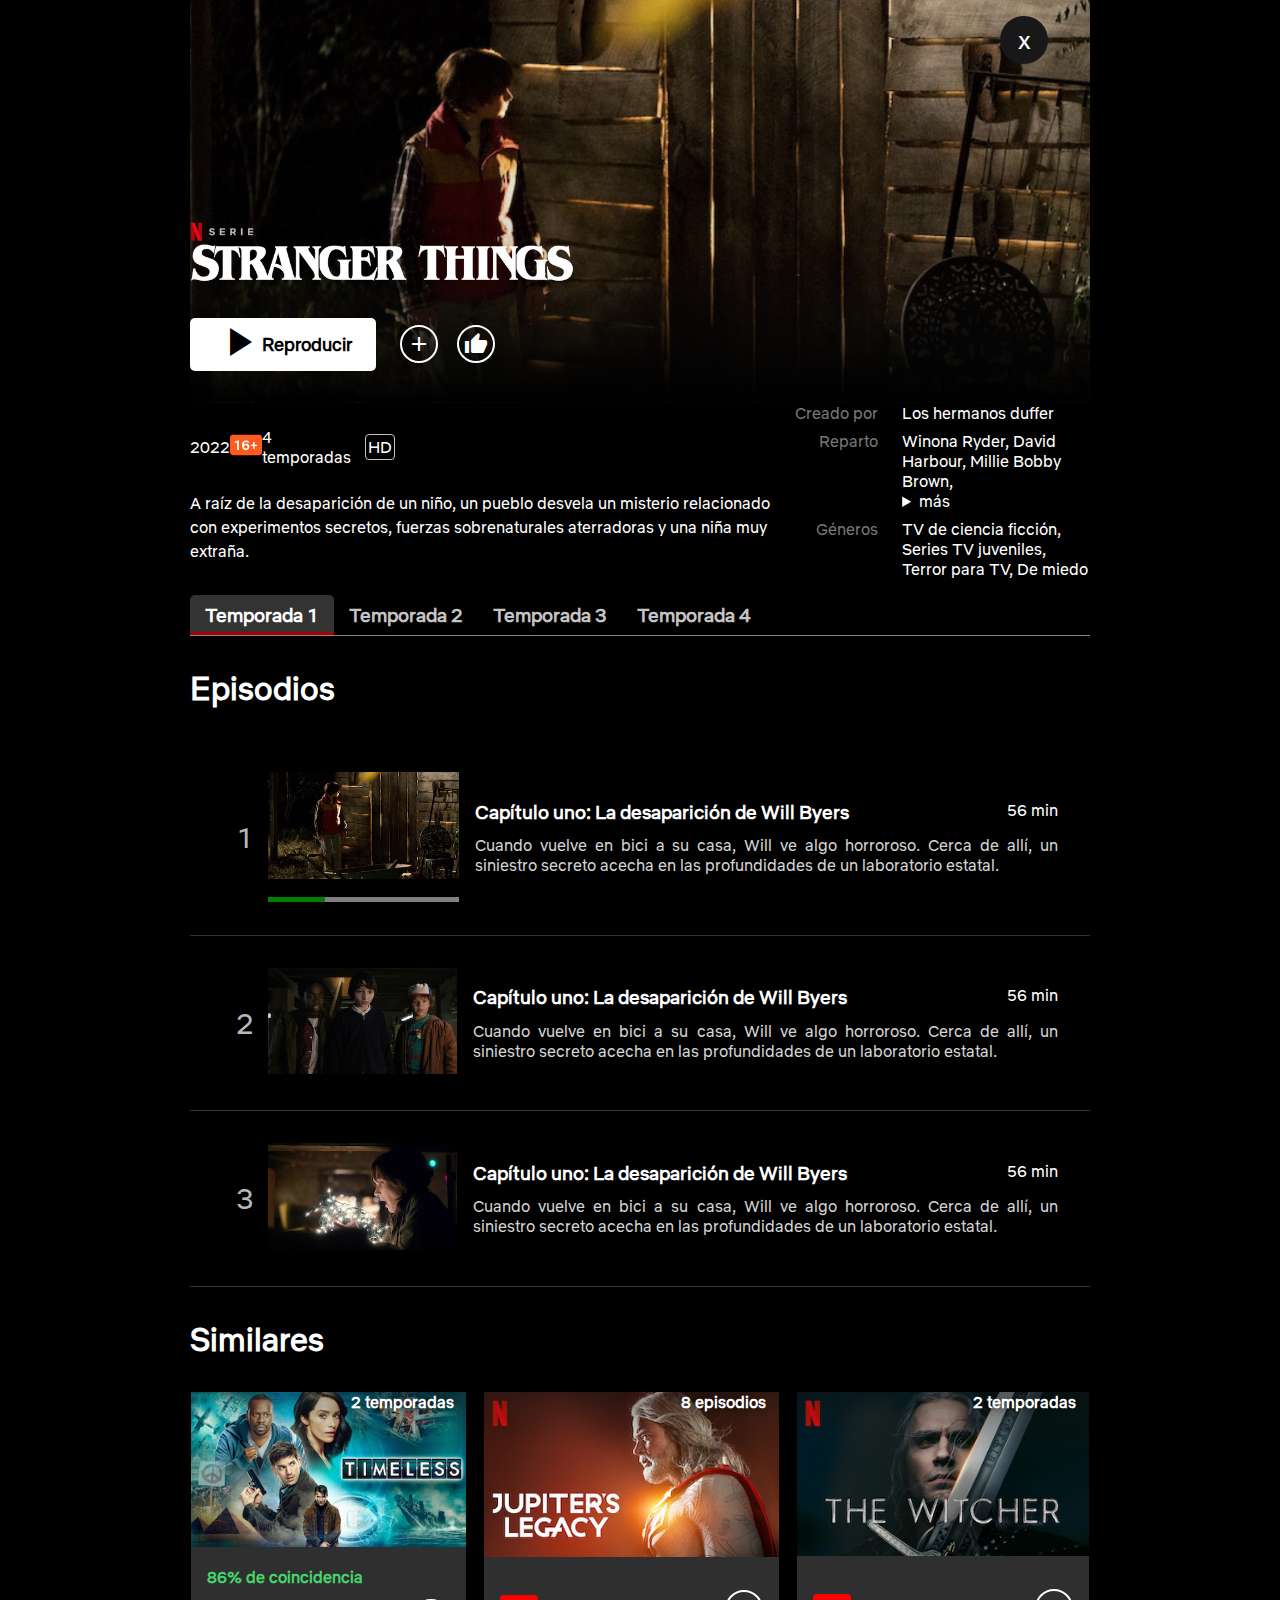
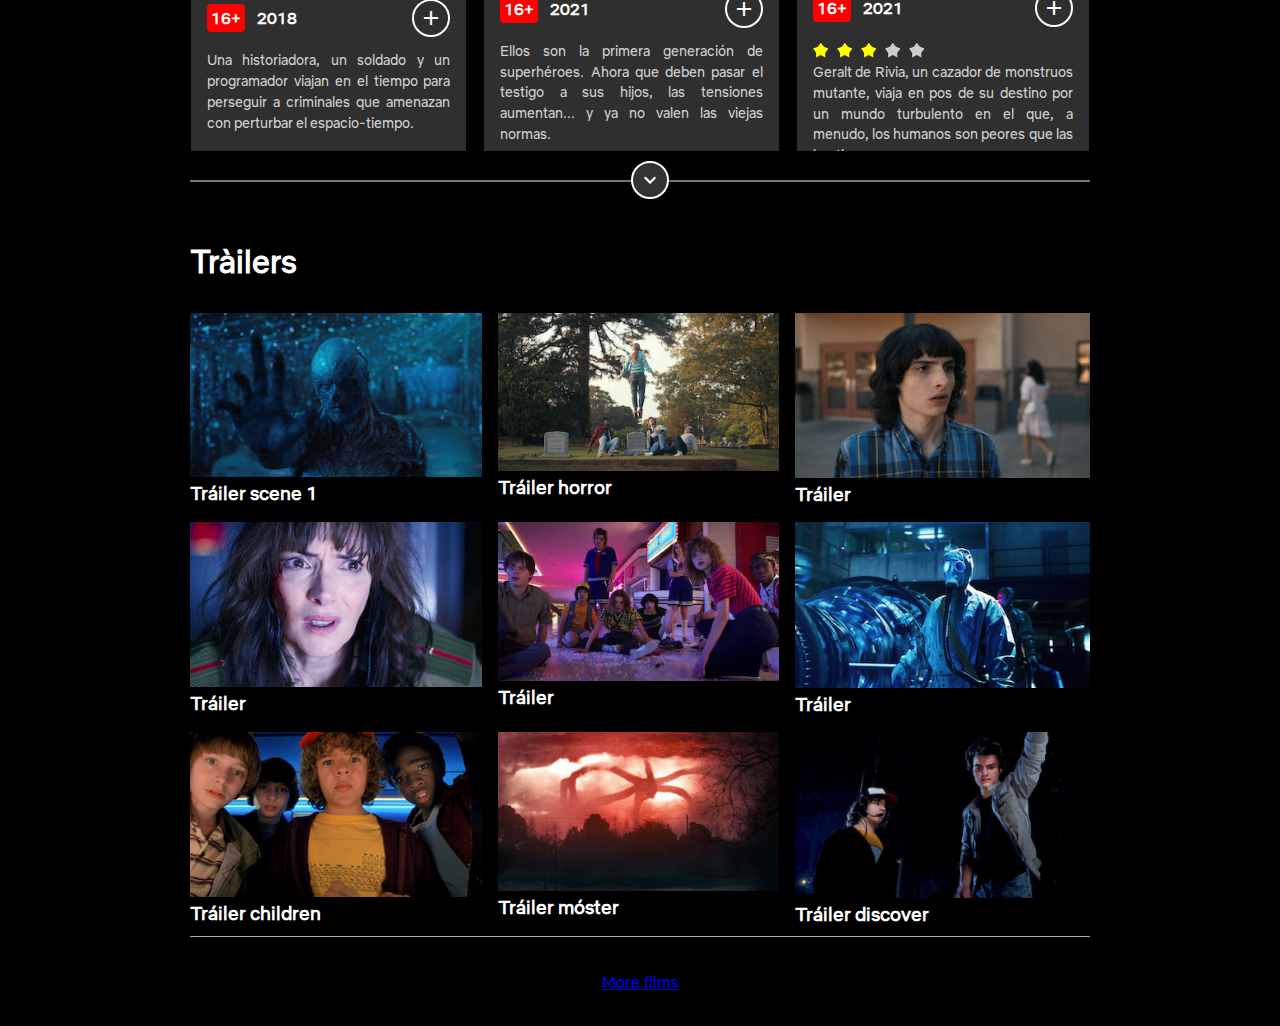
<file: StrangerThings-end/index.html>
<!DOCTYPE html>
<html lang="en">

<head>
    <meta charset="UTF-8">
    <meta http-equiv="X-UA-Compatible" content="IE=edge">
    <meta name="viewport" content="width=device-width, initial-scale=1.0">
    <title>Netflix - Stranger Things</title>
    <link href="https://fonts.googleapis.com/icon?family=Material+Icons" rel="stylesheet">

    <link rel="stylesheet" href="./css/styles.css">
</head>

<body>

    <div id="page">
        <!-- header content -->
        <header>
            <div>
                <img class="logo" src="img/logo.png" alt="" />
            </div>
            <div class="container-buttons">
                <div class="btn-play">
                    <div>
                        <span class="material-icons icon-play">play_arrow</span>
                    </div>
                    <div>Reproducir</div>
                </div>
                <span class="material-icons btn-icon">add</span>
                <span class="material-icons btn-icon">thumb_up</span>
            </div>

        </header>

        <!-- main content -->
        <main>
            <!-- info list content -->
            <section id="main-info">
                <div>
                    <div class="container-features">
                        <div class="year">2022</div>
                        <div class="maturity-rating">
                            <svg viewbox="0 0 158 100" class="svg-icon-maturity">
                                <rect id="Background" width="158" height="100" x="0" y="0" fill="#FF5B20" rx="16.667">
                                </rect>
                                <path id="16+" fill="#FFF" fill-rule="nonzero"
                                    d="M43.867 74.25V26.983L24 32.583v7.8l11.067-3.4V74.25h8.8zm34.8 1c2.933 0 5.689-.656 8.266-1.967 2.578-1.31 4.667-3.189 6.267-5.633 1.6-2.444 2.4-5.333 2.4-8.667 0-2.933-.689-5.555-2.067-7.866A15.175 15.175 0 0088 45.65c-2.311-1.333-4.867-2-7.667-2-2.755 0-5.155.556-7.2 1.667a13.256 13.256 0 00-4.933 4.6c.133-5.2 1.122-9.056 2.967-11.567 1.844-2.511 4.344-3.767 7.5-3.767 3.51 0 5.91 1.267 7.2 3.8h9c-1.156-3.689-3.078-6.533-5.767-8.533-2.689-2-6.211-3-10.567-3-3.733 0-7.033.944-9.9 2.833-2.866 1.89-5.1 4.611-6.7 8.167-1.6 3.556-2.4 7.867-2.4 12.933 0 7.823 1.7 13.856 5.1 18.1 3.4 4.245 8.078 6.367 14.034 6.367zm-.467-7.733c-1.556 0-3-.356-4.333-1.067-1.334-.711-2.39-1.689-3.167-2.933-.778-1.245-1.167-2.645-1.167-4.2 0-1.6.39-3.023 1.167-4.267a8.55 8.55 0 013.133-2.967c1.311-.733 2.767-1.1 4.367-1.1 2.444 0 4.5.8 6.167 2.4 1.666 1.6 2.5 3.578 2.5 5.934 0 2.4-.834 4.366-2.5 5.9-1.667 1.533-3.723 2.3-6.167 2.3zm43.667.866V55.517h12v-7.134h-12V35.517h-7.4v12.866h-12v7.134h12v12.866h7.4z">
                                </path>
                            </svg>
                        </div>
                        <div class="temp">4 temporadas</div>
                        <div class="player-feature">HD</div>
                    </div>
                    <div class="desc">
                        <p>
                            A raíz de la desaparición de un niño, un pueblo desvela un misterio relacionado con
                            experimentos
                            secretos, fuerzas sobrenaturales aterradoras y una niña muy extraña.
                        </p>
                    </div>
                </div>

                <div class="cast">
                    <dl>
                        <dt>Creado por</dt>
                        <dd>Los hermanos duffer
                        </dd>
                        <dt>Reparto</dt>
                        <dd>Winona
                            Ryder, David Harbour, Millie Bobby Brown,

                            <details>
                                <summary>más</summary>
                                <p>Noah Schnapp, Sadie Sink, Natalia Dyer, Charlie Heaton, Joe keery, Maya Hawke</p>
                            </details>
                        </dd>
                        <dt>Géneros</dt>
                        <dd>TV de
                            ciencia ficción, Series TV juveniles, Terror para TV, De miedo</dd>
                    </dl>
                </div>
            </section>

            <!-- Navitation bar -->
            <nav id="nav-temporada">
                <a href="#" class="active">Temporada 1</a>
                <a href="#">Temporada 2</a>
                <a href="#">Temporada 3</a>
                <a href="#">Temporada 4</a>
            </nav>

             <!-- episodes list content -->
            <section class="episodes">
                <h2>Episodios</h2>

                <article class="item-episode">
                    <div class="number">1</div>
                    <div class="play-episode">
                        <img src="img/episode-1.jpg" alt="">
                        <progress value="30" max="100"> 32% </progress>
                        <div class="play-episode-icon"></div>
                    </div>
                    <div class="desc">
                        <div class="container-title">
                            <h3>Capítulo uno: La desaparición de Will Byers</h3>
                            <div class="duration">56 min</div>
                        </div>
                        <p>Cuando vuelve en bici a su casa, Will ve algo horroroso. Cerca de allí, un siniestro secreto
                            acecha en las profundidades de un laboratorio estatal.</p>
                    </div>
                </article>

                <article class="item-episode">
                    <div class="number">2</div>
                    <div class="play-episode">
                        <img src="img/episode-2.jpg" alt="">
                        <div class="play-episode-icon"></div>
                    </div>
                    <div class="desc">
                        <div class="container-title">
                            <h3>Capítulo uno: La desaparición de Will Byers</h3>
                            <div class="duration">56 min</div>
                        </div>
                        <p>Cuando vuelve en bici a su casa, Will ve algo horroroso. Cerca de allí, un siniestro secreto
                            acecha en las profundidades de un laboratorio estatal.</p>
                    </div>
                </article>

                <article class="item-episode">
                    <div class="number">3</div>
                    <div class="play-episode">
                        <img src="img/episode-3.jpg" alt="">
                        <div class="play-episode-icon"></div>
                    </div>
                    <div class="desc">
                        <div class="container-title">
                            <h3>Capítulo uno: La desaparición de Will Byers</h3>
                            <div class="duration">56 min</div>
                        </div>
                        <p>Cuando vuelve en bici a su casa, Will ve algo horroroso. Cerca de allí, un siniestro secreto
                            acecha en las profundidades de un laboratorio estatal.</p>
                    </div>
                </article>

            </section>

            <section>
                <h2>Similares</h2>
                <input type="checkbox" name="open" id="open">
                <div class="grid-similares">
                    <!-- Timeless -->
                    <article class="card">

                        <div class="season">2 temporadas</div>
                        <img src="./img/similar-timeless.jpg" alt="">
                        <div class="container">
                            <div class="coincidencia">86% de coincidencia</div>
                            <div class="info-card-container">
                                <div>
                                    <span class="pegi age-16">16+</span>
                                    <span class="year">2018</span>
                                </div>
                                <div class="tooltip">
                                    <div class="tooltiptext">Añadir</div>
                                    <span class="material-icons btn-icon">add</span>
                                </div>
                            </div>
                            <p>Una historiadora, un soldado y un programador viajan en el tiempo para perseguir a
                                criminales que amenazan con perturbar el espacio-tiempo.</p>
                        </div>
                    </article>


                    <article class="card">
                        <div class="season">8 episodios</div>
                        <img src="./img/similars-2.jpg" alt="">
                        <div class="container">
                            <div class="info-card-container">
                                <div>
                                    <span class="pegi age-16">16+</span>
                                    <span class="year">2021</span>
                                </div>
                                <div>
                                    <span class="material-icons btn-icon">add</span>
                                </div>
                            </div>
                            <p>Ellos son la primera generación de superhéroes. Ahora que deben pasar el testigo a sus
                                hijos, las tensiones aumentan... y ya no valen las viejas normas.</p>
                        </div>
                    </article>
                    <!-- The witcher -->

                    <article class="card">
                        <div class="season">2 temporadas</div>
                        <img src="./img/similar-the-witcher.jpg" alt="">
                        <div class="container">
                            <div class="info-card-container">
                                <div>
                                    <span class="pegi age-16">16+</span>
                                    <span class="year">2021</span>
                                </div>
                                <div>
                                    <span class="material-icons btn-icon">add</span>
                                </div>
                            </div>
                            <div class="score">
                                <div class="star"></div>
                                <div class="star"></div>
                                <div class="star"></div>
                                <div class="star-off"></div>
                                <div class="star-off"></div>
                            </div>
                            <p>Geralt de Rivia, un cazador de monstruos mutante, viaja en pos de su destino por un mundo
                                turbulento en el que, a menudo, los humanos son peores que las bestias.</p>
                        </div>
                    </article>

                    <!-- Sombra hueso -->
                    <article class="card">
                        <div class="season">1 temporada</div>
                        <img src="./img/similar-sombra-hueso.jpg" alt="">
                        <div class="container">
                            <div class="info-card-container">
                                <div>
                                    <span class="pegi age-12">12+</span>
                                    <span class="year">2021</span>
                                </div>
                                <div>
                                    <span class="material-icons btn-icon">add</span>
                                </div>
                            </div>
                            <p>Fuerzas siniestras conspiran contra la cartógrafa huérfana Alina Starkov cuando desata un
                                poder mágico capaz de cambiar el destino de su mundo, asolado por la guerra.</p>
                        </div>
                    </article>

                    <!-- Gotham -->
                    <article class="card">
                        <div class="season">5 temporadas</div>
                        <img src="./img/similar-gotham.jpg" alt="">
                        <div class="container">
                            <div class="coincidencia">89% de coincidencia</div>
                            <div class="info-card-container">
                                <div>
                                    <span class="pegi age-16">16+</span>
                                    <span class="year">2019</span>
                                </div>
                                <div>
                                    <span class="material-icons btn-icon">add</span>
                                </div>
                            </div>
                            <p>Mucho antes de ser inspector, el policía principiante James Gordon se enfrenta al crimen
                                y corrupción de Gotham City para vengar la muerte de los padres de Bruce Wayne.</p>
                        </div>
                    </article>

                    <!-- Ollie -->
                    <article class="card">
                        <div class="season">Miniserie</div>
                        <img src="./img/similar-ollie.jpg" alt="">
                        <div class="container">
                            <div class="info-card-container">
                                <div>
                                    <span class="pegi age-7">7+</span>
                                    <span class="year">2022</span>
                                </div>
                                <div>
                                    <span class="material-icons btn-icon">add</span>
                                </div>
                            </div>
                            <p>Un conejo hecho de retales, con grandes orejas y recuerdos borrosos, emprende una
                                búsqueda épica de su mejor amigo: el niño al que quiere con todo su corazón.</p>
                        </div>
                    </article>

                    <!-- La tierra -->
                    <article class="card">
                        <div class="season">7 temporadas</div>
                        <img src="./img/similars-los100.jpg" alt="">
                        <div class="container">
                            <div class="info-card-container">
                                <div>
                                    <span class="pegi age-16">16+</span>
                                    <span class="year">2020</span>
                                </div>
                                <div>
                                    <span class="material-icons btn-icon">add</span>
                                </div>
                            </div>
                            <p>Un siglo después de que la Tierra resultase devastada por un apocalipsis nuclear, 100
                                habitantes de una estación espacial vuelven al planeta a comprobar si es habitable.</p>
                        </div>
                    </article>

                    <!-- Lost in space -->
                    <article class="card">
                        <div class="season">3 temporadas</div>
                        <img src="./img/similars-lost-in-space.jpg" alt="">
                        <div class="container">
                            <div class="info-card-container">
                                <div>
                                    <span class="pegi age-7">7+</span>
                                    <span class="year">2021</span>
                                </div>
                                <div>
                                    <span class="material-icons btn-icon">add</span>
                                </div>
                            </div>
                            <p>Tras un aterrizaje forzoso en un planeta desconocido, la familia Robinson lucha
                                desesperadamente por sobrevivir y escapar, pero está rodeada de peligros ocultos.</p>
                        </div>
                    </article>

                    <!-- black summer -->
                    <article class="card">
                        <div class="season">2 temporadas</div>
                        <img src="./img/similar-black-summer.jpg" alt="" />
                        <div class="container">
                            <div class="info-card-container">
                                <div>
                                    <span class="pegi age-18">18+</span>
                                    <span class="year">2021</span>
                                </div>
                                <div>
                                    <span class="material-icons btn-icon">add</span>
                                </div>
                            </div>
                            <p>En los primeros y confusos días de un apocalipsis zombi, completos desconocidos deben
                                aliarse para hacerse fuertes y regresar con sus seres queridos.</p>
                        </div>
                    </article>


                </div>
                <div class="separation">
                    <label for="open"><span class="material-icons btn-icon">expand_more</span></label>
                </div>
            </section>

            <section>
                <h2>Tràilers</h2>
                <div class="grid-trailer">
                    <div class="trailer">
                        <img src="./img/trailer-1.jpg" alt="">
                        <h3>Tráiler scene 1</h3>
                    </div>
                    <div class="trailer">
                        <img src="./img/trailer-2.jpg" alt="">
                        <h3>Tráiler horror</h3>
                    </div>
                    <div class="trailer">
                        <img src="./img/trailer-3.jpg" alt="">
                        <h3>Tráiler</h3>
                    </div>
                    <div class="trailer">
                        <img src="./img/trailer-4.jpg" alt="">
                        <h3>Tráiler</h3>
                    </div>
                    <div class="trailer">
                        <img src="./img/trailer-5.jpg" alt="">
                        <h3>Tráiler</h3>
                    </div>
                    <div class="trailer">
                        <img src="./img/trailer-6.jpg" alt="">
                        <h3>Tráiler</h3>
                    </div>
                    <div class="trailer">
                        <img src="./img/trailer-7.jpg" alt="">
                        <h3>Tráiler children</h3>
                    </div>
                    <div class="trailer">
                        <img src="./img/trailer-8.jpg" alt="">
                        <h3>Tráiler móster</h3>
                    </div>
                    <div class="trailer">
                        <img src="./img/trailer-9.jpg" alt="">
                        <h3>Tráiler discover</h3>
                    </div>
                </div>
            </section>
        </main>
        <footer>
            <a href="#">More films</a>

        </footer>

    </div>

</body>

</html>
</file>
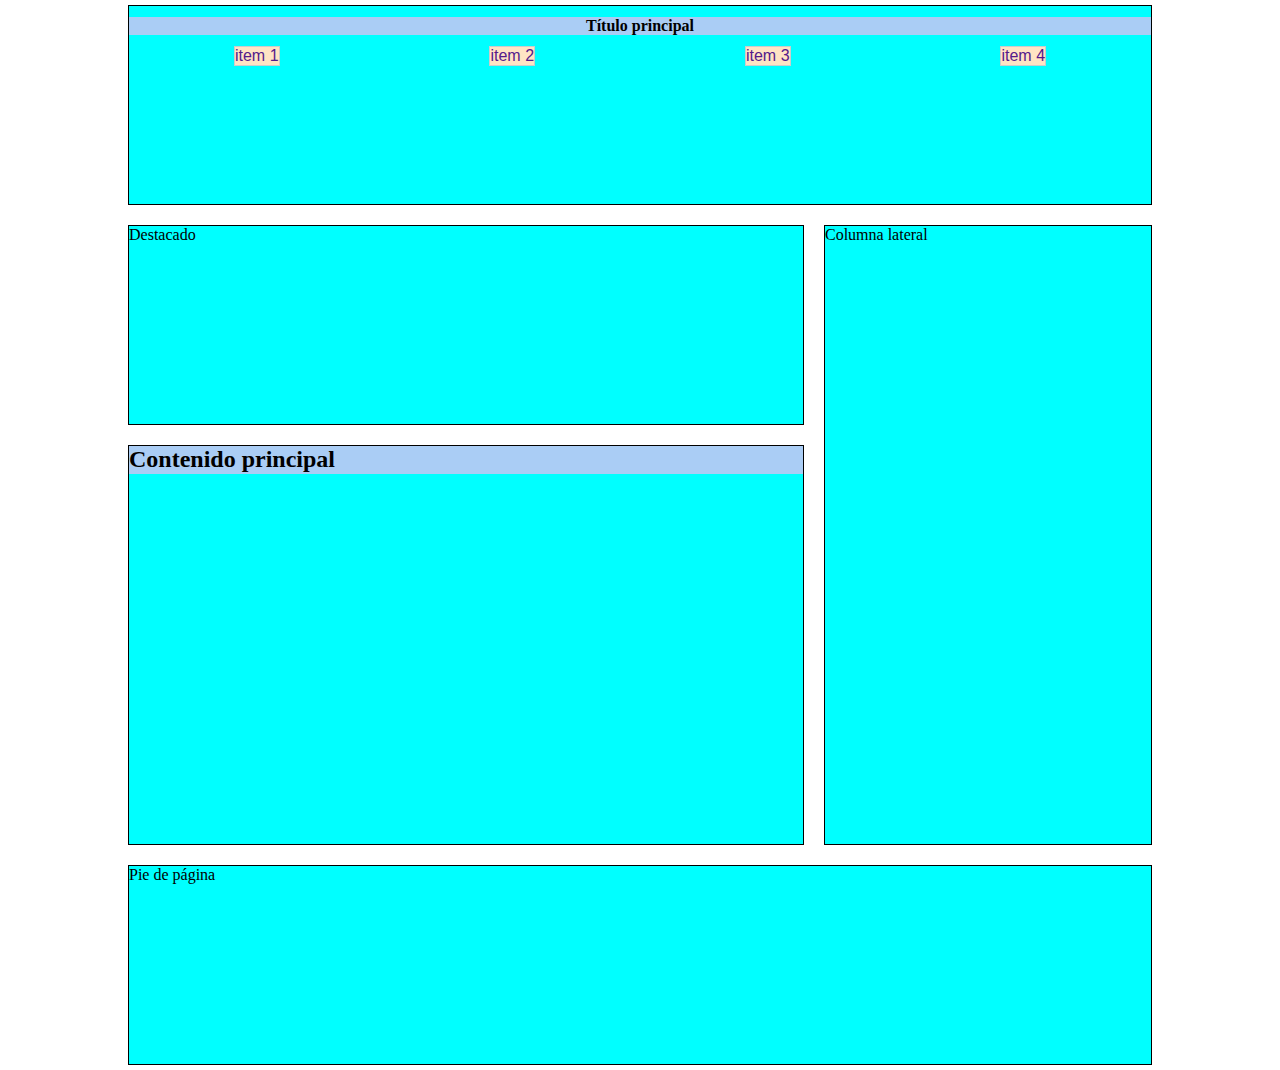
<file: template-page-grid-20231121T191828Z-001/template-page-grid/index.html>
<!DOCTYPE html>
<html lang="en">
<head>
    <meta charset="UTF-8">
    <meta name="viewport" content="width=device-width, initial-scale=1.0">
    <title>Document</title>
    <link rel="stylesheet" href="css/styles.css">
</head>
<body>
    <div id="grid-container">
        <header>
                <h1>Título principal</h1>
                <nav>
                    <div><a href="">item 1</a></div>
                    <div><a href="">item 2</a></div>
                    <div><a href="">item 3</a></div>
                    <div><a href="">item 4</a></div>
                </nav>
        </header>
        <section>Destacado</section>
        <main>
            <h2>Contenido principal</h2>

        </main>
        <aside>Columna lateral</aside>
        <footer>Pie de página</footer>
    </div>
    
</body>
</html>
</file>
<file: Ex1-Spotify/css/styles.css>
/* Estils generals de la pàgina */
body{
    background-color:#111313;
    color:white;
    font-family: Arial, Helvetica, sans-serif;
    font-size: 16px;
}

/* Estils general de la taula */
table{
    width: 80%;
    border-collapse: collapse;
}

/* Estils de la capçalera de la taula */
thead tr th{
    border-bottom: solid 1px #273030;
    padding-top: 10px;
    padding-bottom: 10px;
}
th{
    background-color: #092424;
    text-align: left;
}
.th-col-1{
    width: 40px;
}

/* Estils de fila album */
tbody tr:hover{
    background-color: #273030;
}
td{
    line-height: 30px;
    color:#b3b3b3;
    font-weight: bolder;
    /* border:solid 1px white;  */
}
.number{
    text-align: center;
    color:white;
}
.cover-album{
    width: 80px;
}
.album{
    font-weight: bolder;
    font-size: 1.1rem;
    color:white;
    text-transform: capitalize;
}
.album span{
    display: block;
    width: 100%;
    font-size: 0.8rem;
    color:#9e9e9e;
}
</file>
<file: Ex3-carreres F1/css/style.css>
body{
    font-family: Arial, Helvetica, sans-serif;
    font-size: 14px;
    box-sizing: border-box;
    padding:10px 0 0 0;
    margin: 0;
    text-align: center;
}

.container{
    margin:auto;
    max-width: 90vw;
    text-align: center;
}

table{
    border-collapse: collapse;
}
td, th{
    border-bottom: 1px solid #dfdfdf;
    min-width: 40px;
    text-align: center;
    padding-top: 5px;
    padding-bottom:0;
}

#title-pilot{
    background:#000 url(../img/bg-title-pilot.png) no-repeat top left;
    background-size:contain;
    color:white;
}

caption{
    font-size: 18px;
    font-weight: bolder;
    padding: 20px;
    font-family: Geneva, Verdana, Tahoma, sans-serif;
    color:#f80056;
    background-color: #f6ba10;
    border-bottom:3px solid #f80056;

}
.country{
    width: 20px;
    background-color: #4c4c4c;
    color: white;
    font-weight: bolder;
    text-align: center;
    /* writing-mode: vertical-lr; */

}
.country img{
    width: 20px;
}
.circuit{
    background-color:#303030;
    text-align: center;
}
.circuit img{
    width:60px;
}

tbody tr:nth-child(even) {
    background-color: #fcf5e5;
}

/* tbody td:nth-child(even) {
    background: #fcf5e5;
} */

.pilot-name{
    color:#085fc9;
    font-weight: bolder;
    min-width: 200px;
    text-align: left;
    padding-top: 7px;
}
.pilot-img{
    width: 70%;
}
.pilot-td{
    vertical-align: bottom;
}

.points-title{
    transform: rotate(-90deg);
    
}
.points-pilot{
   background-color: black;
   color:white;
   font-weight: normal;
   letter-spacing: 2px;
   font-family: Impact, sans-serif;
}


.pilot-escuderia{
    color:#fd8409;
    padding-left:40px;
    padding-bottom:10px;
}
.esc-mercedes{
    background: url(../img/cars/mercedes.png) no-repeat top left;
    background-size: 80px;
}
.esc-redbull{
    background: url(../img/cars/alpine.png) no-repeat top left;
    background-size: 80px;
}
.esc-mclaren{
    background: url(../img/cars/mclaren.png) no-repeat top left;
    background-size: 80px;
}
.esc-ferrari{
    background: url(../img/cars/ferrari.png) no-repeat top left;
    background-size: 80px;
}
.esc-alpha{
    background: url(../img/cars/alpha-taruri.png) no-repeat top left;
    background-size: 80px;
}

.esc-alpine{
    background: url(../img/cars/alpine.png) no-repeat top left;
    background-size: 80px;
}

.position{
    width: 50px;
    
}
.position-win{
    color:white;
    font-weight: bold;
    background: rgb(44,48,52);
    /* background: linear-gradient(47deg, rgba(44,48,52,1) 0%, rgba(44,48,52,1) 58%, rgba(255,255,255,1) 79%, rgba(255,255,255,1) 100%);  */
    width: 50px;
    clip-path: polygon(25% 0%, 100% 0%, 75% 100%, 0% 100%);
}
</file>
<file: EXAMEN/css/styles.css>
/* Imports */
/*----------------------------------------------------------------------------*/
/* Importació de les fons de google fent ús de @import url ('<direcció web>') */
@import url('https://fonts.googleapis.com/css?family=Audiowide|Dosis|Indie+Flower|Lato|Lobster|Monoton|Odibee+Sans|Orbitron|Parisienne|Righteous|Rubik|Special+Elite|Trade+Winds&display=swap');

/* Estils generals */
/*----------------------------------------------------------------------------*/
* {
	box-sizing: border-box;
}
body {
	font-family: 'Lato';
}

.desc{
	font-size: 18px;
	text-align: justify;
	line-height: 30px;
}
img{
	width: 100%;
}

/* Capçalera */
/*----------------------------------------------------------------------------*/
header{
	background: white;

}

nav{
	background: white;
	display: flex;
	justify-content: center;
	padding-top: 10px;
	padding-bottom: 50px;
	position: sticky;
	top: 0;
	/*opacity: 75%;*/
}

nav div{
	border:2px solid #ffffff;
	height:50px;
	color:#000000;
	width: 10%;
	margin-right: 5px;
	text-align: center;
	line-height: 50px;
	min-width: 180px;
}
nav div:hover{
	background-color: white;
	color:black;
}
nav div a{
	font-family: 'Orbitron', sans-serif;
	color:#000000;
	font-size: 16px;
	font-weight: bold;
	text-decoration: none;
}
h3{
	font-family: 'Lato';
	letter-spacing: 2px;
    color:gray;

}

/* Principal */
/*----------------------------------------------------------------------------*/
main{
	display: grid;
	grid-column-gap: 25px;
	grid-row-gap: 25px;
	grid-template-columns: auto auto auto auto;
	grid-template-rows: 80px auto auto;
	justify-content: center;
	align-content: center;/* vertically align */
	padding: 10px 2rem;
	background-color: #f1f1f1;
}
button{
    background-color: orange;
    border-color: orange;
color:white;
}

/* Primera fila amb slogan de la pàgina */
div.slogan{
	grid-column: 1 / span 2;
    -ms-flex-item-align: center;
	text-align: center;
	height: 100px;
}
article.product{
	max-width: 250px;
	padding: 20px;
	box-shadow: 0 4px 8px 0 rgba(0, 0, 0, 0.2), 0 6px 20px 0 rgba(0, 0, 0, 0.19);
}
article.product{
	grid-row: 2 / span 3;
}

.img-product{
	height: 300 px;
}


/* Footer */
/*----------------------------------------------------------------------------*/
footer{
	background: black;
	color: #fff;
	margin-top: 30px;

	display: grid;
	grid-template-columns:  1fr 1fr 1fr 1fr ;
	grid-template-rows: auto auto;
	justify-content: center;
	grid-column-gap: 25px;
}

footer section{
    grid-row: 1 / span 4;
    text-align: center;
	min-height: 300px;
	padding-left: 25px;

}
footer section li{
	margin-top: 10px;
}
footer section li a{
	text-decoration: none;
	color: white;
}

footer #copyright{
	grid-column: 1 / span 4;
	padding:20px;
	text-align: center;
	background-color:#191919;
	color: #ffffff;
}
footer #payment{
    grid-column: 2 / span 4;
    max-width: 800px;
    padding: 20px;
    justify-content: center;
}
</file>
<file: McAfee_end/css/style.css>
@font-face {
  font-family: "Open Sans";
  src: url("open_sans/OpenSans-Regular.ttf") format("truetype");
}

body {
  padding: 0;
  margin: 0;
  text-align: center;
  font-family: "Open Sans", "Arial";
  font-size: 14px;
}
/*Only dev */
/*
div, #banner, article, header, footer{
    border:solid 3px #c70f0f;
} */
nav, main, footer {
  width: 80%;
  text-align: left;
  margin-left: auto;
  margin-right: auto;
}
main {
  width: 1100px;
  text-align: center;
}

/* Header and navigation */
/*--------------------------*/
header {
  background-color: black;
  color: white;
  width: 100%;
  position: fixed;
  top: 0;
  left: 0;
  height: 50px;
}
nav {
  line-height: 50px;
  height: 50px;
  display: flex;
}
nav > div {
  width: 50%;
}

/* BANNER */
/*--------------------------*/
#banner {
  background: url("../img/mcafee-total-protection.jpg") no-repeat top left;
  background-attachment: fixed;
  background-size: 100%;
  padding-left: 50%;
  text-align: left;
  color: white;
  margin-top: 50px;
}
#banner div {
  background-color: rgba(0, 0, 0, 0.8);
  min-height: 500px;
  /*https://cssgradient.io/*/
  background: linear-gradient(
    56deg,
    rgba(255, 255, 255, 0) 0%,
    rgba(0, 0, 0, 1) 83%,
    rgba(0, 0, 0, 1) 100%
  );
  padding-left: 50px;
}
#banner h1 {
  font-size: 42px;
  line-height: 50px;
  font-weight: 500;
}
#banner .cover {
  font-size: 1.5rem;
  line-height: 30px;
}
#banner .price {
  font-size: 3.5rem;
  line-height: 0px;
}
#banner .discount span {
  text-decoration: line-through;
}
#banner .discount {
  font-size: 1.5rem;
}
#banner .btn-comprar {
  background-color: #ea1010;
  color: white;
  text-decoration: none;
  padding: 1rem 2rem;
  font-size: 1.5rem;
  margin: 1rem 0;
  display: inline-block;
  border-radius: 5px;
}
#banner .btn-comprar:hover {
  transition: all 0.4s ease-in;
  background-color: #7c1010;
}
#banner .comment {
  font-size: 0.9rem;
}

/* Main article */
/*--------------------------*/
#main-article {
  display: flex;
  justify-content: center;
}
#main-article div {
  width: 450px;
  padding: 4rem 0;
}
#main-article .slogan-1 {
  text-align: justify;
}

/* General article styles */
/*--------------------------*/
article h2 {
  font-size: 1.75rem;
  line-height: 35px;
}
article p {
  font-size: 1.125rem;
  line-height: 27px;
}

/* Information card list */
/*--------------------------*/
#list-cards {
  display: flex;
  justify-content: center;
  padding: 0rem 0 2rem 0;
}
#list-cards article {
  padding: 0 10px;
  width: 33%;
}
/* Footer */
/*--------------------------*/
footer {
  font: normal 0.9rem "Open Sans";
  padding: 10px 10%;
  background-color: #53565a;
  color: seashell;
}

/* Cookies fixed panel*/
/*--------------------------*/
#cookie-info {
  position: fixed;
  left: 0;
  bottom: 0;
  width: 100%;
  padding: 10px 10% 10px 10%;
  background-color: white;
  border: solid 1px #53565a;
}
#cookie-info p {
  width: 80%;
}
#cookie-info button {
  color: white;
  padding: 10px 40px;
  line-height: 40px;
  font: bold 1.1rem "Open Sans", "Arial";
  border: solid 1px black;
  border-radius: 7px;
  background-color: black;
}
#cookie-info button:hover {
  color: yellow;
  cursor: pointer;
}
</file>
<file: Portada-publi-Marvel -Shang‑Chi/css/styles.css>
body{
    padding:0;
    margin:0;
    background-color:#cecfd3;
}

#page {
    
    font-family: Arial, Helvetica, sans-serif;
    width: 60%;
    text-align: center;
    padding-top: 10px;
    margin:auto;
    

}
header{
    background-color: black;
    margin-bottom: 10px;
}

main{
    background-color: black;
    color: white; 
    padding:30px
}

h1{
    color:yellow;
    padding:10px;
    margin:0;
    
}
h2{
    text-transform: uppercase;
    padding-left: 25%;
    padding-right: 25%;
    color:#cecfd3;
   
    font-family: Impact;
    font-size: 30px;
    letter-spacing: 5px;
    line-height: 30px;
}

.info {
    line-height: 30px;
    font-weight: 500;
}

button{
    min-width: 300px;
    border: 2px solid #f5bb70;
    background-color: #951c23;
    text-transform: uppercase;
    color:white;
    font-weight: bold;
    margin:10px;
    padding-top:8px;
    padding-bottom:8px;
    
}

.separation{
    padding:20px;
}

#logos{
    background-color: black;
    padding-bottom: 15px;
}
#logos img{
    border-right:1px solid #ccc;
}
#logos img:last-child{
    border-right:0;
}

footer{
    text-align: justify;
    font-size: 11px;
    line-height: 14px;
}
</file>
<file: StrangerThings-end/css/styles.css>
@import url('./header.css');
@import url('./main-info.css');
@import url('./episode.css');
@import url('./card.css');
@import url('./navigation.css');
@import url('./separation.css');
*{
    box-sizing: border-box;
    padding: 0;
    margin:0;
}
@font-face { 
    font-family: Netflix-Sans; 
    src: url("../fonts/NetflixSans_W_Rg.woff2");
}
@font-face { 
    font-family: Netflix-icons; 
    src: url("../fonts/nf-icon-v1-93.woff");
}
:root{
   /* text-color:--var*/
}
body{
    background-color: black;
    color:white;
    display: flex;
    justify-content: center;
    font-size: 16px;
    font-family: Netflix-Sans;
}

#page{
    max-width: 900px;
}
/* General */
img{
    width: 100%;
}

.svg-icon-maturity{
    height: 2rem;
    width: 2rem;
}
h2{
    font-size: 2rem;
    padding:2rem 0;
}
.btn-icon{
    padding: 5px;
    display: block;
    margin-left: 1.2rem;
    border-radius: 50%;
    border: 2px solid white;
    
}

.grid-similares{
    display: grid;
    grid-template-columns: auto auto auto;
    gap:1rem;
    height: 40vh;
    max-height: 40vh;
    overflow: hidden;
    transition: height 0.8s ease-in;
    /* background-color: #777; */
    
}
.grid-trailer{
    display: grid;
    grid-template-columns: repeat(3, auto);
    gap:1rem;
}

footer{
    display: flex;
    justify-content: center;
    align-items: center;
    height: 10vh;
    border-top: 1px solid #aaa8a8;
    margin-top: 10px;
}
</file>
<file: blogviajes-end/css/styles.css>
@import url("normalize.css");
/*  Uso de normalize.css para establecer los estilos por defecto de las etiquetas html para todos los navegadores por igual */

/* Estilos generales */
/******************************************/
/* Selector universal: afecta a todos los elementos*/
* {
    
    /* El grosor de los bordes i el espacio de los padding se incluyen en el tamaño total de la caja */
    box-sizing: border-box;
}
body {
    font-family: Verdana, Geneva, Tahoma, sans-serif;
}
/* contenedor para centrar el contenido  */
.main-container {
    max-width: 1200px;
    margin: 0 auto;
}

/* Imágenes responsive */
img {
    max-width: 100%;
    height: auto;
}
/* Estilos mínimos para todos los párrafos de la web*/
p {
    font-size: 16px;
    line-height: 2;
}

/* Encabezado */
/******************************************/
.site-header {
    padding: 20px 0;
}

/* Navegación */
/******************************************/
.contenedor-nav {
    margin-top: 40px;
    background-color: #DB008D;
}
.navegacion-principal a {
    color: #ffffff;
    text-decoration: none;
    font-size: 22px;
    display: block;
    text-align: center;
    padding: 20px;
}
.navegacion-principal a:hover {
    background-color: #00B8E4;
}

/* Contendio central */
/******************************************/

.contenido-principal{
    margin-top: 40px;
}
.contenido-principal, .sidebar {
    padding: 20px;
}

/* Entradas de Blog */
/******************************************/
.entrada h2 {
    color: #00B8E4;
    margin-bottom: 20px;
}
.entrada {
    margin-bottom: 60px;
}
.entrada:last-of-type{
    margin-bottom: 0;
}
/* Por defecto queremos que la imagen se muestre como un bloque ocupando todo el
espacio disponible en la pantalla */
.entrada img {
    display: block;
}
.entrada p {
    text-align: justify;
    padding: 5px;
}
.entrada .boton {
    background-color: #00B8E4;
    padding: 10px 60px;
    display: inline-block;
    margin-top: 10px;
    color: #ffffff;
    text-decoration: none;
    text-transform: uppercase;
    font-weight: bold;
    font-size: 18px;
    /* Propiedad avanzada para animación de elementos*/
    transition: background-color .3s ease-in-out;
}
.entrada .boton:hover {
    background-color: rgb(0, 131, 164);
}

/* Barra lateral */
/******************************************/
.sidebar ul {
    list-style: none;
    padding: 0;
}
.sidebar ul li {
    padding: 10px;
}
.sidebar ul li:hover {
    background-color: #00B8E4;
}
.sidebar ul li a {
    color: #00B8E4;
    font-size: 18px;
    text-decoration: none;
}
.sidebar ul li:hover a {
    color: #ffffff;
}

/* Pie de página */
/********************************************/
footer{
    background-color: #DB008D;
    padding-top: 40px;
    margin-top: 60px;
    color: #ffffff;
    text-align: center;
}
footer h2 {
    color: #ffffff;
}
footer a {
    color: #ffffff;
    font-size: 22px;
    margin-right: 20px;

    display: block; /* propiedad a cambiar por media query */
}
footer a:last-of-type{
    margin-right: 0;
}
footer .web-amigas a{
    font-size: 16px;
}
footer.web-amigas a:hover{
    color: turquoise;
}
.copyright {
    background-color: #b10474;
    margin: 50px 0 0 0;
    padding: 20px 0;
}

  
@media (min-width:768px){

    /* Con este media query cuando la densidad de pí­xeles sea mayor de 768px se verá
    los enlaces de la navegación en horizontal
    */
    .navegacion-principal{
        display: flex;
        justify-content: center;
    }
    .navegacion-principal a{
        display: inline-block;
    }

    /* Con este media query cuando la densidad de pí­xeles sea mayor de 768px se mostrará
    el contenido central alineado a la izquierda i la barra lateral de enlaces
    de entradas hacia la derecha
    */
    main{
        display: flex;
        justify-content: center;
    }
    .articulos {
        width: 70%;
        padding: 0 60px 0 0;
    }
    .sidebar{
        width: 30%;
        padding:0;
        margin-top: 40px;
    }

    /* la imagen se mostrará a la izquierda del texto de la entrada.*/
    .entrada img {
        width: 300px;
        float:left;
        margin: 0 30px 0 0;
    }

    /* el footer se separará en dos columnas*/
    .web-amigas a {
        display: inline-block;
    }

    .secciones-footer{
        display: flex;
        justify-content:space-between;
    }
    .secciones-footer .nosotros {
        width: 30%;
        text-align: left;
    }
    .secciones-footer .menu {
        width: 50%;
        text-align: right;
    }
}
</file>
<file: template-page-grid-20231121T191828Z-001/template-page-grid/css/styles.css>
@import url(normalize.css);
@import url(variables.css);

*{
    margin:0;
    padding: 0;
    box-sizing: border-box;
}
body{
    margin:0;
    padding: 5px 10%;
}

h1{
    background-color: var(--fondo);
    font-size: var(--titulo);
    text-align: center;
}

header{
    grid-area: a-header;
}
header nav{
    display: flex;
    justify-content: space-around;
}
header nav a{
    display: inline-block;
    width: 100%;
    text-decoration: none;
    font-family: Impact, Haettenschweiler, 'Arial Narrow Bold', sans-serif;
    background-color: bisque;
    border:solid 1px #ccc;
}
section{
    grid-area: a-destacado;
}
aside{
    grid-area: a-aside;
}
main{
    grid-area: a-main;
}

main h2{
    background-color: var(--fondo);
}
footer{
    grid-area: a-footer;
}

#grid-container{
    margin:0 auto;

    display: grid;
    gap:20px;

    grid-template-columns: 1fr 1fr 1fr;
    grid-template-areas:
    "a-header       a-header        a-header"
    "a-destacado    a-destacado     a-aside"
    "a-main         a-main          a-aside"
    "a-footer       a-footer        a-footer";
}

/*Only dev*/
header, main, aside, footer, section{
    border: solid 1px #000000;
    width:100%;
    min-height: 200px;
    background-color: aqua;
    
}
main{
    min-height: 400px;
}



@media (max-width:1600px){
   body{
       font-size:16px;
   }
}

@media (max-width:500px){

    body{
        font-size:24px;
        background-color: bisque;
    }

    #grid-container{
        grid-template-areas:
        "a-header       a-header        a-header"
        "a-main         a-main          a-main"
        "a-aside        a-aside         a-aside"
        "a-footer       a-footer        a-footer";
    }
    section{
        display: none;
    }
}
</file>
